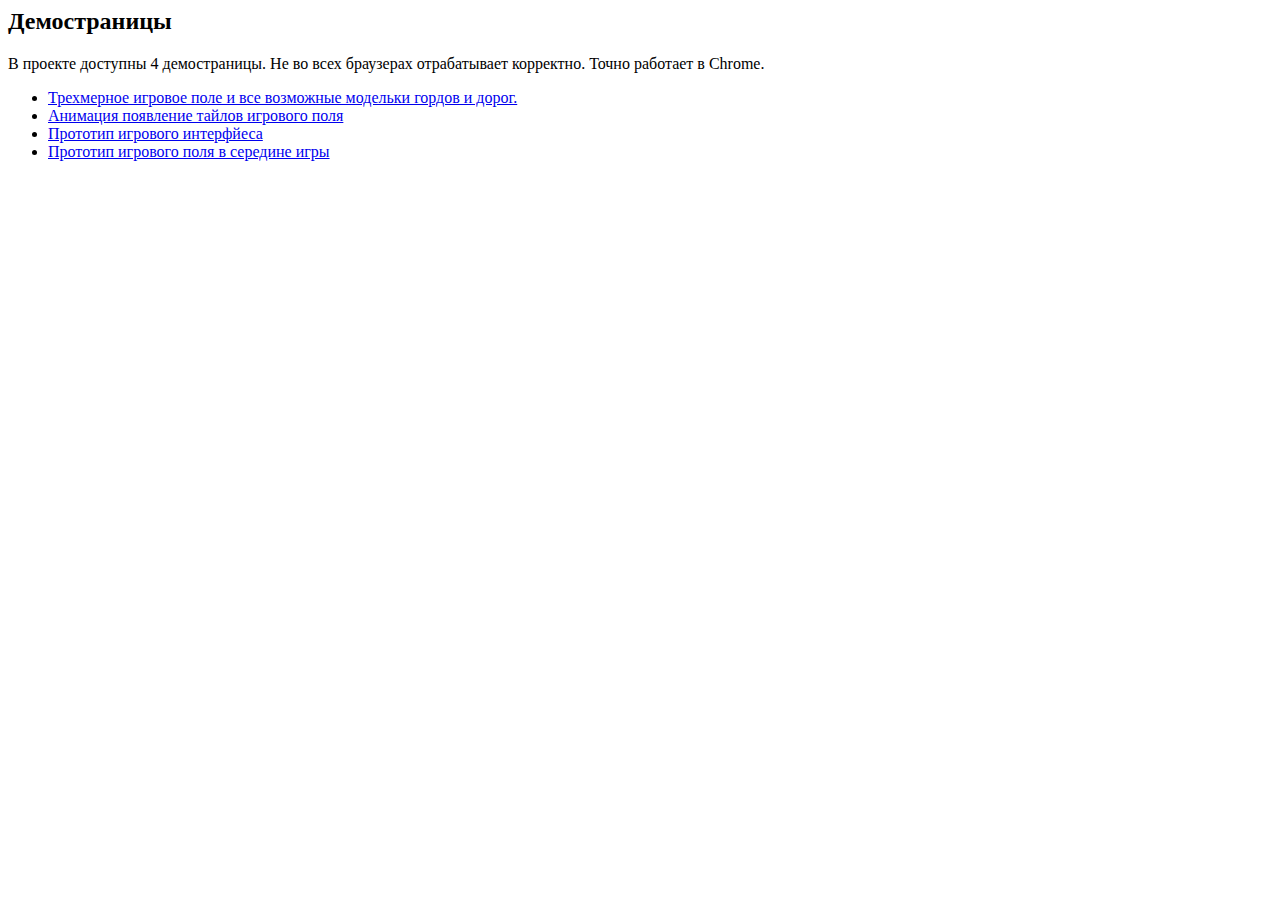
<file: index.html>
<html>
<head>
    <title>Главная страница</title>
    <meta http-equiv="Content-Type" content="text/html; charset=UTF-8">
</head>
<body>
<h2>Демоcтраницы</h2>
<p>В проекте доступны  4 демостраницы. Не во всех браузерах отрабатывает корректно. Точно работает в Chrome.</p>
<ul>
<li><a href="index0.html">Трехмерное игровое поле и все возможные модельки гордов и дорог.</a></li>
<li><a href="index2.html">Анимация появление тайлов игрового поля</a></li>
<li><a href="index3.html">Прототип игрового интерфйеса</a></li>
<li><a href="index4.html">Прототип игрового поля в середине игры</a></li>
</ul>

</body> 
</html>
</file>
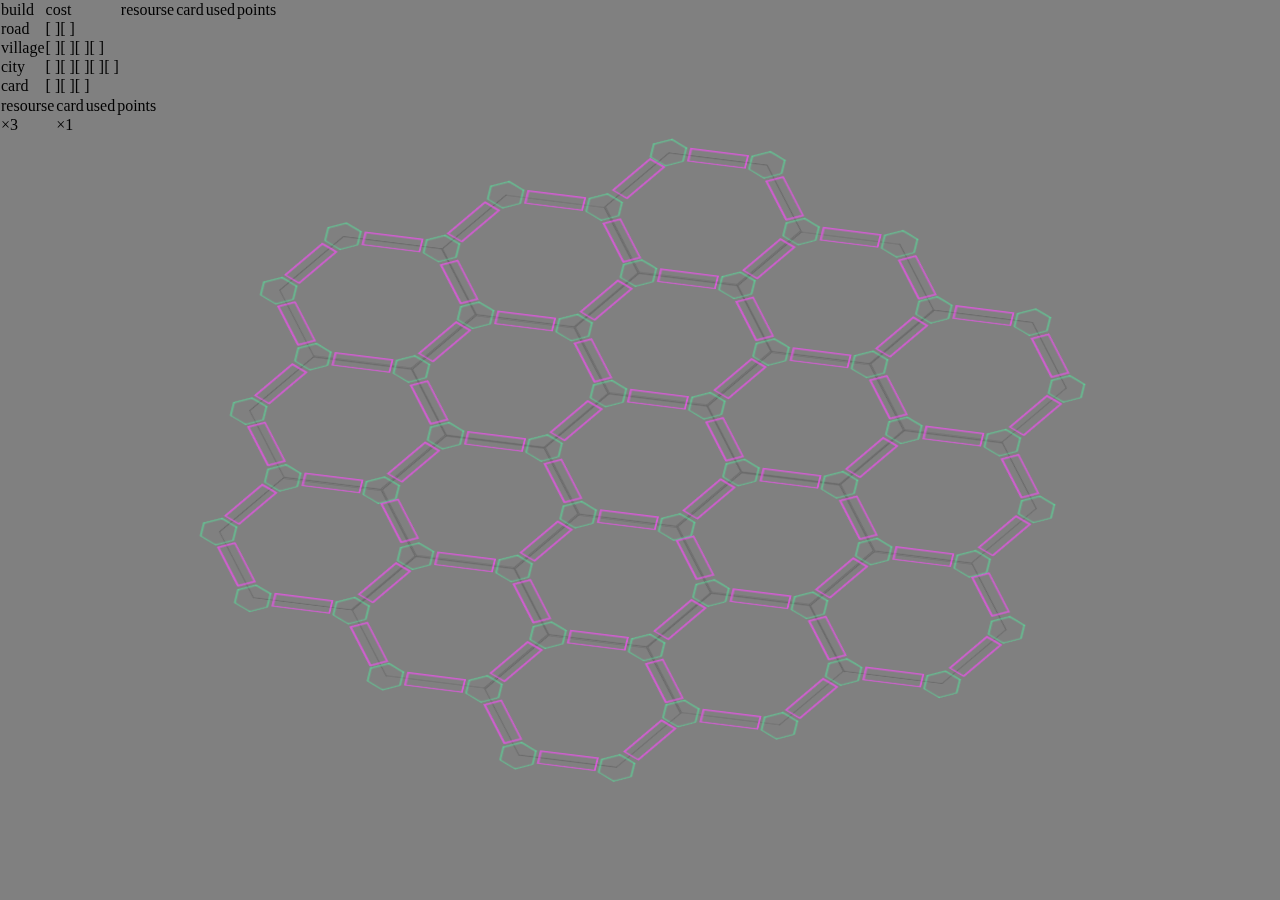
<file: index0.html>
<html>
<head>
    <title></title>
    <meta http-equiv="Content-Type" content="text/html; charset=UTF-8">
    <script src="js/jquery.js"></script>
    <link href="css/main.css" rel="stylesheet" type="text/css">
</head>
<body>
<div class="d3">
<div class="rotate">
<div class="board">


    <div class="hexagon X1 Y3">
        <div class="Hex1"></div>
        <div class="Hex2"></div>
        <div class="Hex3"></div>
    </div>
    <div class="hexagon X1 Y5">
        <div class="Hex1"></div>
        <div class="Hex2"></div>
        <div class="Hex3"></div>
    </div>
    <div class="hexagon X1 Y7">
        <div class="Hex1"></div>
        <div class="Hex2"></div>
        <div class="Hex3"></div>
    </div>

    <div class="hexagon X2 Y2">
        <div class="Hex1"></div>
        <div class="Hex2"></div>
        <div class="Hex3"></div>
    </div>
    <div class="hexagon X2 Y4">
        <div class="Hex1"></div>
        <div class="Hex2"></div>
        <div class="Hex3"></div>
    </div>
    <div class="hexagon X2 Y6">
        <div class="Hex1"></div>
        <div class="Hex2"></div>
        <div class="Hex3"></div>
    </div>
    <div class="hexagon X2 Y8">
        <div class="Hex1"></div>
        <div class="Hex2"></div>
        <div class="Hex3"></div>
    </div>


    <div class="hexagon X3 Y1">
        <div class="Hex1"></div>
        <div class="Hex2"></div>
        <div class="Hex3"></div>
    </div>
    <div class="hexagon X3 Y3">
        <div class="Hex1"></div>
        <div class="Hex2"></div>
        <div class="Hex3"></div>
    </div>
    <div class="hexagon X3 Y5">
        <div class="Hex1"></div>
        <div class="Hex2"></div>
        <div class="Hex3"></div>
    </div>
    <div class="hexagon X3 Y7">
        <div class="Hex1"></div>
        <div class="Hex2"></div>
        <div class="Hex3"></div>
    </div>
    <div class="hexagon X3 Y9">
        <div class="Hex1"></div>
        <div class="Hex2"></div>
        <div class="Hex3"></div>
    </div>



    <div class="hexagon X4 Y2">
        <div class="Hex1"></div>
        <div class="Hex2"></div>
        <div class="Hex3"></div>
    </div>
    <div class="hexagon X4 Y4">
        <div class="Hex1"></div>
        <div class="Hex2"></div>
        <div class="Hex3"></div>
    </div>
    <div class="hexagon X4 Y6">
        <div class="Hex1"></div>
        <div class="Hex2"></div>
        <div class="Hex3"></div>
    </div>
    <div class="hexagon X4 Y8">
        <div class="Hex1"></div>
        <div class="Hex2"></div>
        <div class="Hex3"></div>
    </div>

    <div class="hexagon X5 Y3">
        <div class="Hex1"></div>
        <div class="Hex2"></div>
        <div class="Hex3"></div>
    </div>
    <div class="hexagon X5 Y5">
        <div class="Hex1"></div>
        <div class="Hex2"></div>
        <div class="Hex3"></div>
    </div>
    <div class="hexagon X5 Y7">
        <div class="Hex1"></div>
        <div class="Hex2"></div>
        <div class="Hex3"></div>
    </div>

</div>

<div class="buildings">
    
    <div class="road X5 Y1">
        <div class="roadTop"></div>
        <div class="roadBottom"></div>
    </div>
    <div class="road X6 Y1">
        <div class="roadTop"></div>
        <div class="roadBottom"></div>
    </div>
    <div class="road X7 Y1">
        <div class="roadTop"></div>
        <div class="roadBottom"></div>
    </div>


    <div class="road X3 Y2">
        <div class="roadTop"></div>
        <div class="roadBottom"></div>
    </div>
    <div class="road X4 Y2">
        <div class="roadTop"></div>
        <div class="roadBottom"></div>
    </div>
    <div class="road X5 Y2">
        <div class="roadTop"></div>
        <div class="roadBottom"></div>
    </div>

    <div class="road X7 Y2">
        <div class="roadTop"></div>
        <div class="roadBottom"></div>
    </div>
    <div class="road X8 Y2">
        <div class="roadTop"></div>
        <div class="roadBottom"></div>
    </div>
    <div class="road X9 Y2">
        <div class="roadTop"></div>
        <div class="roadBottom"></div>
    </div>


    <div class="road X1 Y3">
        <div class="roadTop"></div>
        <div class="roadBottom"></div>
    </div>
    <div class="road X2 Y3">
        <div class="roadTop"></div>
        <div class="roadBottom"></div>
    </div>
    <div class="road X3 Y3">
        <div class="roadTop"></div>
        <div class="roadBottom"></div>
    </div>

    <div class="road X5 Y3">
        <div class="roadTop"></div>
        <div class="roadBottom"></div>
    </div>
    <div class="road X6 Y3">
        <div class="roadTop"></div>
        <div class="roadBottom"></div>
    </div>
    <div class="road X7 Y3">
        <div class="roadTop"></div>
        <div class="roadBottom"></div>
    </div>

    <div class="road X9 Y3">
        <div class="roadTop"></div>
        <div class="roadBottom"></div>
    </div>
    <div class="road X10 Y3">
        <div class="roadTop"></div>
        <div class="roadBottom"></div>
    </div>
    <div class="road X11 Y3">
        <div class="roadTop"></div>
        <div class="roadBottom"></div>
    </div>


    <div class="road X1 Y4">
        <div class="roadTop"></div>
        <div class="roadBottom"></div>
    </div>

    <div class="road X3 Y4">
        <div class="roadTop"></div>
        <div class="roadBottom"></div>
    </div>
    <div class="road X4 Y4">
        <div class="roadTop"></div>
        <div class="roadBottom"></div>
    </div>
    <div class="road X5 Y4">
        <div class="roadTop"></div>
        <div class="roadBottom"></div>
    </div>

    <div class="road X7 Y4">
        <div class="roadTop"></div>
        <div class="roadBottom"></div>
    </div>
    <div class="road X8 Y4">
        <div class="roadTop"></div>
        <div class="roadBottom"></div>
    </div>
    <div class="road X9 Y4">
        <div class="roadTop"></div>
        <div class="roadBottom"></div>
    </div>

    <div class="road X11 Y4">
        <div class="roadTop"></div>
        <div class="roadBottom"></div>
    </div>


    <div class="road X1 Y5">
        <div class="roadTop"></div>
        <div class="roadBottom"></div>
    </div>
    <div class="road X2 Y5">
        <div class="roadTop"></div>
        <div class="roadBottom"></div>
    </div>
    <div class="road X3 Y5">
        <div class="roadTop"></div>
        <div class="roadBottom"></div>
    </div>

    <div class="road X5 Y5">
        <div class="roadTop"></div>
        <div class="roadBottom"></div>
    </div>
    <div class="road X6 Y5">
        <div class="roadTop"></div>
        <div class="roadBottom"></div>
    </div>
    <div class="road X7 Y5">
        <div class="roadTop"></div>
        <div class="roadBottom"></div>
    </div>

    <div class="road X9 Y5">
        <div class="roadTop"></div>
        <div class="roadBottom"></div>
    </div>
    <div class="road X10 Y5">
        <div class="roadTop"></div>
        <div class="roadBottom"></div>
    </div>
    <div class="road X11 Y5">
        <div class="roadTop"></div>
        <div class="roadBottom"></div>
    </div>


    <div class="road X1 Y6">
        <div class="roadTop"></div>
        <div class="roadBottom"></div>
    </div>

    <div class="road X3 Y6">
        <div class="roadTop"></div>
        <div class="roadBottom"></div>
    </div>
    <div class="road X4 Y6">
        <div class="roadTop"></div>
        <div class="roadBottom"></div>
    </div>
    <div class="road X5 Y6">
        <div class="roadTop"></div>
        <div class="roadBottom"></div>
    </div>

    <div class="road X7 Y6">
        <div class="roadTop"></div>
        <div class="roadBottom"></div>
    </div>
    <div class="road X8 Y6">
        <div class="roadTop"></div>
        <div class="roadBottom"></div>
    </div>
    <div class="road X9 Y6">
        <div class="roadTop"></div>
        <div class="roadBottom"></div>
    </div>

    <div class="road X11 Y6">
        <div class="roadTop"></div>
        <div class="roadBottom"></div>
    </div>



    <div class="road X1 Y7">
        <div class="roadTop"></div>
        <div class="roadBottom"></div>
    </div>
    <div class="road X2 Y7">
        <div class="roadTop"></div>
        <div class="roadBottom"></div>
    </div>
    <div class="road X3 Y7">
        <div class="roadTop"></div>
        <div class="roadBottom"></div>
    </div>

    <div class="road X5 Y7">
        <div class="roadTop"></div>
        <div class="roadBottom"></div>
    </div>
    <div class="road X6 Y7">
        <div class="roadTop"></div>
        <div class="roadBottom"></div>
    </div>
    <div class="road X7 Y7">
        <div class="roadTop"></div>
        <div class="roadBottom"></div>
    </div>

    <div class="road X9 Y7">
        <div class="roadTop"></div>
        <div class="roadBottom"></div>
    </div>
    <div class="road X10 Y7">
        <div class="roadTop"></div>
        <div class="roadBottom"></div>
    </div>
    <div class="road X11 Y7">
        <div class="roadTop"></div>
        <div class="roadBottom"></div>
    </div>



    <div class="road X1 Y8">
        <div class="roadTop"></div>
        <div class="roadBottom"></div>
    </div>

    <div class="road X3 Y8">
        <div class="roadTop"></div>
        <div class="roadBottom"></div>
    </div>
    <div class="road X4 Y8">
        <div class="roadTop"></div>
        <div class="roadBottom"></div>
    </div>
    <div class="road X5 Y8">
        <div class="roadTop"></div>
        <div class="roadBottom"></div>
    </div>

    <div class="road X7 Y8">
        <div class="roadTop"></div>
        <div class="roadBottom"></div>
    </div>
    <div class="road X8 Y8">
        <div class="roadTop"></div>
        <div class="roadBottom"></div>
    </div>
    <div class="road X9 Y8">
        <div class="roadTop"></div>
        <div class="roadBottom"></div>
    </div>

    <div class="road X11 Y8">
        <div class="roadTop"></div>
        <div class="roadBottom"></div>
    </div>



    <div class="road X2 Y9">
        <div class="roadTop"></div>
        <div class="roadBottom"></div>
    </div>
    <div class="road X3 Y9">
        <div class="roadTop"></div>
        <div class="roadBottom"></div>
    </div>

    <div class="road X5 Y9">
        <div class="roadTop"></div>
        <div class="roadBottom"></div>
    </div>
    <div class="road X6 Y9">
        <div class="roadTop"></div>
        <div class="roadBottom"></div>
    </div>
    <div class="road X7 Y9">
        <div class="roadTop"></div>
        <div class="roadBottom"></div>
    </div>

    <div class="road X9 Y9">
        <div class="roadTop"></div>
        <div class="roadBottom"></div>
    </div>
    <div class="road X10 Y9">
        <div class="roadTop"></div>
        <div class="roadBottom"></div>
    </div>





    <div class="road X4 Y10">
        <div class="roadTop"></div>
        <div class="roadBottom"></div>
    </div>
    <div class="road X5 Y10">
        <div class="roadTop"></div>
        <div class="roadBottom"></div>
    </div>

    <div class="road X7 Y10">
        <div class="roadTop"></div>
        <div class="roadBottom"></div>
    </div>
    <div class="road X8 Y10">
        <div class="roadTop"></div>
        <div class="roadBottom"></div>
    </div>


    <div class="road X6 Y11">
        <div class="roadTop"></div>
        <div class="roadBottom"></div>
    </div>





    <div class="village X6 Y1">
        <div class="vil1"></div>
        <div class="vil2"></div>
        <div class="vil3"></div>
    </div>
    <div class="village X7 Y1">
        <div class="vil1"></div>
        <div class="vil2"></div>
        <div class="vil3"></div>
    </div>

    <div class="village X4 Y2">
        <div class="vil1"></div>
        <div class="vil2"></div>
        <div class="vil3"></div>
    </div>
    <div class="village X5 Y2">
        <div class="vil1"></div>
        <div class="vil2"></div>
        <div class="vil3"></div>
    </div>
    <div class="village X8 Y2">
        <div class="vil1"></div>
        <div class="vil2"></div>
        <div class="vil3"></div>
    </div>
    <div class="village X9 Y2">
        <div class="vil1"></div>
        <div class="vil2"></div>
        <div class="vil3"></div>
    </div>



    <div class="village X2 Y3">
        <div class="vil1"></div>
        <div class="vil2"></div>
        <div class="vil3"></div>
    </div>
    <div class="village X3 Y3">
        <div class="vil1"></div>
        <div class="vil2"></div>
        <div class="vil3"></div>
    </div>
    <div class="village X6 Y3">
        <div class="vil1"></div>
        <div class="vil2"></div>
        <div class="vil3"></div>
    </div>
    <div class="village X7 Y3">
        <div class="vil1"></div>
        <div class="vil2"></div>
        <div class="vil3"></div>
    </div>
    <div class="village X10 Y3">
        <div class="vil1"></div>
        <div class="vil2"></div>
        <div class="vil3"></div>
    </div>
    <div class="village X11 Y3">
        <div class="vil1"></div>
        <div class="vil2"></div>
        <div class="vil3"></div>
    </div>



    <div class="village X1 Y4">
        <div class="vil1"></div>
        <div class="vil2"></div>
        <div class="vil3"></div>
    </div>
    <div class="village X4 Y4">
        <div class="vil1"></div>
        <div class="vil2"></div>
        <div class="vil3"></div>
    </div>
    <div class="village X5 Y4">
        <div class="vil1"></div>
        <div class="vil2"></div>
        <div class="vil3"></div>
    </div>
    <div class="village X8 Y4">
        <div class="vil1"></div>
        <div class="vil2"></div>
        <div class="vil3"></div>
    </div>
    <div class="village X9 Y4">
        <div class="vil1"></div>
        <div class="vil2"></div>
        <div class="vil3"></div>
    </div>
    <div class="village X12 Y4">
        <div class="vil1"></div>
        <div class="vil2"></div>
        <div class="vil3"></div>
    </div>




    <div class="village X2 Y5">
        <div class="vil1"></div>
        <div class="vil2"></div>
        <div class="vil3"></div>
    </div>
    <div class="village X3 Y5">
        <div class="vil1"></div>
        <div class="vil2"></div>
        <div class="vil3"></div>
    </div>
    <div class="village X6 Y5">
        <div class="vil1"></div>
        <div class="vil2"></div>
        <div class="vil3"></div>
    </div>
    <div class="village X7 Y5">
        <div class="vil1"></div>
        <div class="vil2"></div>
        <div class="vil3"></div>
    </div>
    <div class="village X10 Y5">
        <div class="vil1"></div>
        <div class="vil2"></div>
        <div class="vil3"></div>
    </div>
    <div class="village X11 Y5">
        <div class="vil1"></div>
        <div class="vil2"></div>
        <div class="vil3"></div>
    </div>


    <div class="village X1 Y6">
        <div class="vil1"></div>
        <div class="vil2"></div>
        <div class="vil3"></div>
    </div>
    <div class="village X4 Y6">
        <div class="vil1"></div>
        <div class="vil2"></div>
        <div class="vil3"></div>
    </div>
    <div class="village X5 Y6">
        <div class="vil1"></div>
        <div class="vil2"></div>
        <div class="vil3"></div>
    </div>
    <div class="village X8 Y6">
        <div class="vil1"></div>
        <div class="vil2"></div>
        <div class="vil3"></div>
    </div>
    <div class="village X9 Y6">
        <div class="vil1"></div>
        <div class="vil2"></div>
        <div class="vil3"></div>
    </div>
    <div class="village X12 Y6">
        <div class="vil1"></div>
        <div class="vil2"></div>
        <div class="vil3"></div>
    </div>


    <div class="village X2 Y7">
        <div class="vil1"></div>
        <div class="vil2"></div>
        <div class="vil3"></div>
    </div>
    <div class="village X3 Y7">
        <div class="vil1"></div>
        <div class="vil2"></div>
        <div class="vil3"></div>
    </div>
    <div class="village X6 Y7">
        <div class="vil1"></div>
        <div class="vil2"></div>
        <div class="vil3"></div>
    </div>
    <div class="village X7 Y7">
        <div class="vil1"></div>
        <div class="vil2"></div>
        <div class="vil3"></div>
    </div>
    <div class="village X10 Y7">
        <div class="vil1"></div>
        <div class="vil2"></div>
        <div class="vil3"></div>
    </div>
    <div class="village X11 Y7">
        <div class="vil1"></div>
        <div class="vil2"></div>
        <div class="vil3"></div>
    </div>


    <div class="village X1 Y8">
        <div class="vil1"></div>
        <div class="vil2"></div>
        <div class="vil3"></div>
    </div>
    <div class="village X4 Y8">
        <div class="vil1"></div>
        <div class="vil2"></div>
        <div class="vil3"></div>
    </div>
    <div class="village X5 Y8">
        <div class="vil1"></div>
        <div class="vil2"></div>
        <div class="vil3"></div>
    </div>
    <div class="village X8 Y8">
        <div class="vil1"></div>
        <div class="vil2"></div>
        <div class="vil3"></div>
    </div>
    <div class="village X9 Y8">
        <div class="vil1"></div>
        <div class="vil2"></div>
        <div class="vil3"></div>
    </div>
    <div class="village X12 Y8">
        <div class="vil1"></div>
        <div class="vil2"></div>
        <div class="vil3"></div>
    </div>


    <div class="village X2 Y9">
        <div class="vil1"></div>
        <div class="vil2"></div>
        <div class="vil3"></div>
    </div>
    <div class="village X3 Y9">
        <div class="vil1"></div>
        <div class="vil2"></div>
        <div class="vil3"></div>
    </div>
    <div class="village X6 Y9">
        <div class="vil1"></div>
        <div class="vil2"></div>
        <div class="vil3"></div>
    </div>
    <div class="village X7 Y9 city">
        <div class="vil1"></div>
        <div class="vil2"></div>
        <div class="vil3"></div>
    </div>
    <div class="village X10 Y9">
        <div class="vil1"></div>
        <div class="vil2"></div>
        <div class="vil3"></div>
    </div>
    <div class="village X11 Y9">
        <div class="vil1"></div>
        <div class="vil2"></div>
        <div class="vil3"></div>
    </div>




    <div class="village X4 Y10">
        <div class="vil1"></div>
        <div class="vil2"></div>
        <div class="vil3"></div>
    </div>
    <div class="village X5 Y10">
        <div class="vil1"></div>
        <div class="vil2"></div>
        <div class="vil3"></div>
    </div>
    <div class="village X8 Y10">
        <div class="vil1"></div>
        <div class="vil2"></div>
        <div class="vil3"></div>
    </div>
    <div class="village X9 Y10">
        <div class="vil1"></div>
        <div class="vil2"></div>
        <div class="vil3"></div>
    </div>



    <div class="village X6 Y11">
        <div class="vil1"></div>
        <div class="vil2"></div>
        <div class="vil3"></div>
    </div>
    <div class="village X7 Y11">
        <div class="vil1"></div>
        <div class="vil2"></div>
        <div class="vil3"></div>
    </div>
    
</div>
</div>
</div>
<div class="interface your">
  <div class="player you">
    <table cellpadding="0" cellspacing="1px">
        <tr>
          <td>build</td>
          <td>cost</td>
          <td> </td>
          <td>resourse</td>
          <td> </td>
          <td>card</td>
          <td> </td>
          <td>used</td>
          <td> </td>
          <td>points</td>
        </tr>
        <tr>
          <td>road</td>
          <td>[ ][ ]</td>
          <td rowspan="4"></td>
          <td rowspan="4">
            <div class="recourse r1"></div>
            <div class="recourse r2"></div>
            <div class="recourse r3"></div>
            <div class="recourse r4"></div>
            <div class="recourse r5"></div>
          </td>
          <td rowspan="4"></td>
          <td rowspan="4"></td>
          <td rowspan="4"></td>
          <td rowspan="4"></td>
          <td rowspan="4"></td>
          <td rowspan="4"></td>
        </tr>
        <tr>
          <td>village</td>
          <td>[ ][ ][ ][ ]</td>
        </tr>
        <tr>
          <td>city</td>
          <td>[ ][ ][ ][ ][ ]</td>
        </tr>
        <tr>
          <td>card</td>
          <td>[ ][ ][ ]</td>
        </tr>
    </table>
  </div>
</div>

<div class="interface opps">
  <div class="player opp">
    <table cellpadding="0" cellspacing="1px">
        <tr>
          <td>resourse</td>
          <td> </td>
          <td>card</td>
          <td> </td>
          <td>used</td>
          <td> </td>
          <td>points</td>
        </tr>
        <tr>
          <td rowspan="4">
            <div class="recourse r1">&times;3</div>
          </td>
          <td rowspan="4"></td>
          <td rowspan="4">
            <div class="recourse r2">&times;1</div>
          </td>
          <td rowspan="4"></td>
          <td rowspan="4"></td>
        </tr>
        <tr>
        </tr>
        <tr>
        </tr>
        <tr>
        </tr>
    </table>
  </div>
</div>

</body> 
</html>
</file>
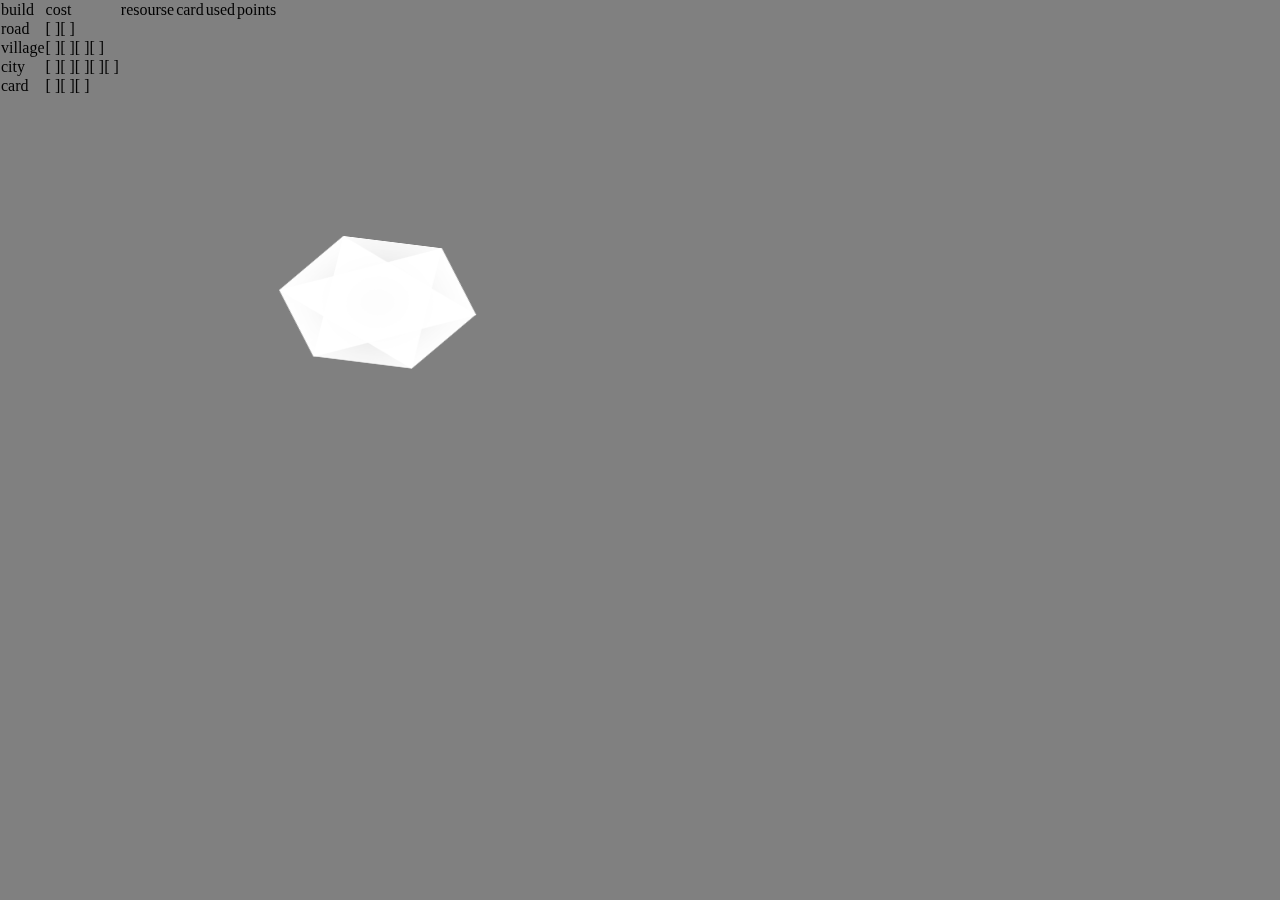
<file: index2.html>
<html>
<head>
    <title></title>
    <meta http-equiv="Content-Type" content="text/html; charset=UTF-8">
    <link href="css/main.css" rel="stylesheet" type="text/css">
    <script src="js2/jquery.js"></script>
</head>
<body>

<div class="d3">
<div class="rotate">

<div class="board" id="board">
</div>

<div class="buildings" id="buildings">
</div>

</div>
</div>


<div class="interface your">
  <div class="player you">
    <table cellpadding="0" cellspacing="1px">
        <tr>
          <td>build</td>
          <td>cost</td>
          <td> </td>
          <td>resourse</td>
          <td> </td>
          <td>card</td>
          <td> </td>
          <td>used</td>
          <td> </td>
          <td>points</td>
        </tr>
        <tr>
          <td onclick="Action.build.road();">road</td>
          <td>[ ][ ]</td>
          <td rowspan="4"></td>
          <td rowspan="4">
            <div class="recourse r1"></div>
            <div class="recourse r2"></div>
            <div class="recourse r3"></div>
            <div class="recourse r4"></div>
            <div class="recourse r5"></div>
          </td>
          <td rowspan="4"></td>
          <td rowspan="4"></td>
          <td rowspan="4"></td>
          <td rowspan="4"></td>
          <td rowspan="4"></td>
          <td rowspan="4"></td>
        </tr>
        <tr>
          <td  onclick="Action.build.village();">village</td>
          <td>[ ][ ][ ][ ]</td>
        </tr>
        <tr>
          <td  onclick="Action.build.city();">city</td>
          <td>[ ][ ][ ][ ][ ]</td>
        </tr>
        <tr>
          <td  onclick="Action.build.card();">card</td>
          <td>[ ][ ][ ]</td>
        </tr>
    </table>
  </div>
</div>


    <script src="js2/Action.js"></script>
    <script src="js2/Board.js"></script>
    <script src="js2/Hexagon.js"></script>
    <script src="js2/Village.js"></script>
    <script src="js2/Road.js"></script>
    <script src="js2/Player.js"></script>
    <script >
    var hexX1Y1 = new Hexagon({x:3,y:5});
    hexX1Y1.createHTML();
    var args = {
        hexes: [{
            x: 1,
            y: 3
        }, {
            x: 1,
            y: 5
        }, {
            x: 1,
            y: 7
        }, {
            x: 2,
            y: 2
        }, {
            x: 2,
            y: 4
        }, {
            x: 2,
            y: 6
        }, {
            x: 2,
            y: 8
        }, {
            x: 3,
            y: 1
        }, {
            x: 3,
            y: 3
        }, {
            x: 3,
            y: 5
        }, {
            x: 3,
            y: 7
        }, {
            x: 3,
            y: 9
        }, {
            x: 4,
            y: 2
        }, {
            x: 4,
            y: 4
        }, {
            x: 4,
            y: 6
        }, {
            x: 4,
            y: 8
        }, {
            x: 5,
            y: 3
        }, {
            x: 5,
            y: 5
        }, {
            x: 5,
            y: 7
        }],
        villages: [{
            x: 3,
            y: 3,
            color: 'red'
        }, {
            x: 5,
            y: 4,
            color: 'red'
        }],
        roads: [{
            x: 3,
            y: 3,
            color: 'blue'
        }, {
            x: 5,
            y: 4,
            color: 'green'
        }]
    }
    var board = new Board(args);
    board.createHTML();
    board.createTiles();
    // board.createVillages();
    // board.createRoads();
    </script>


</body>
</html>
</file>
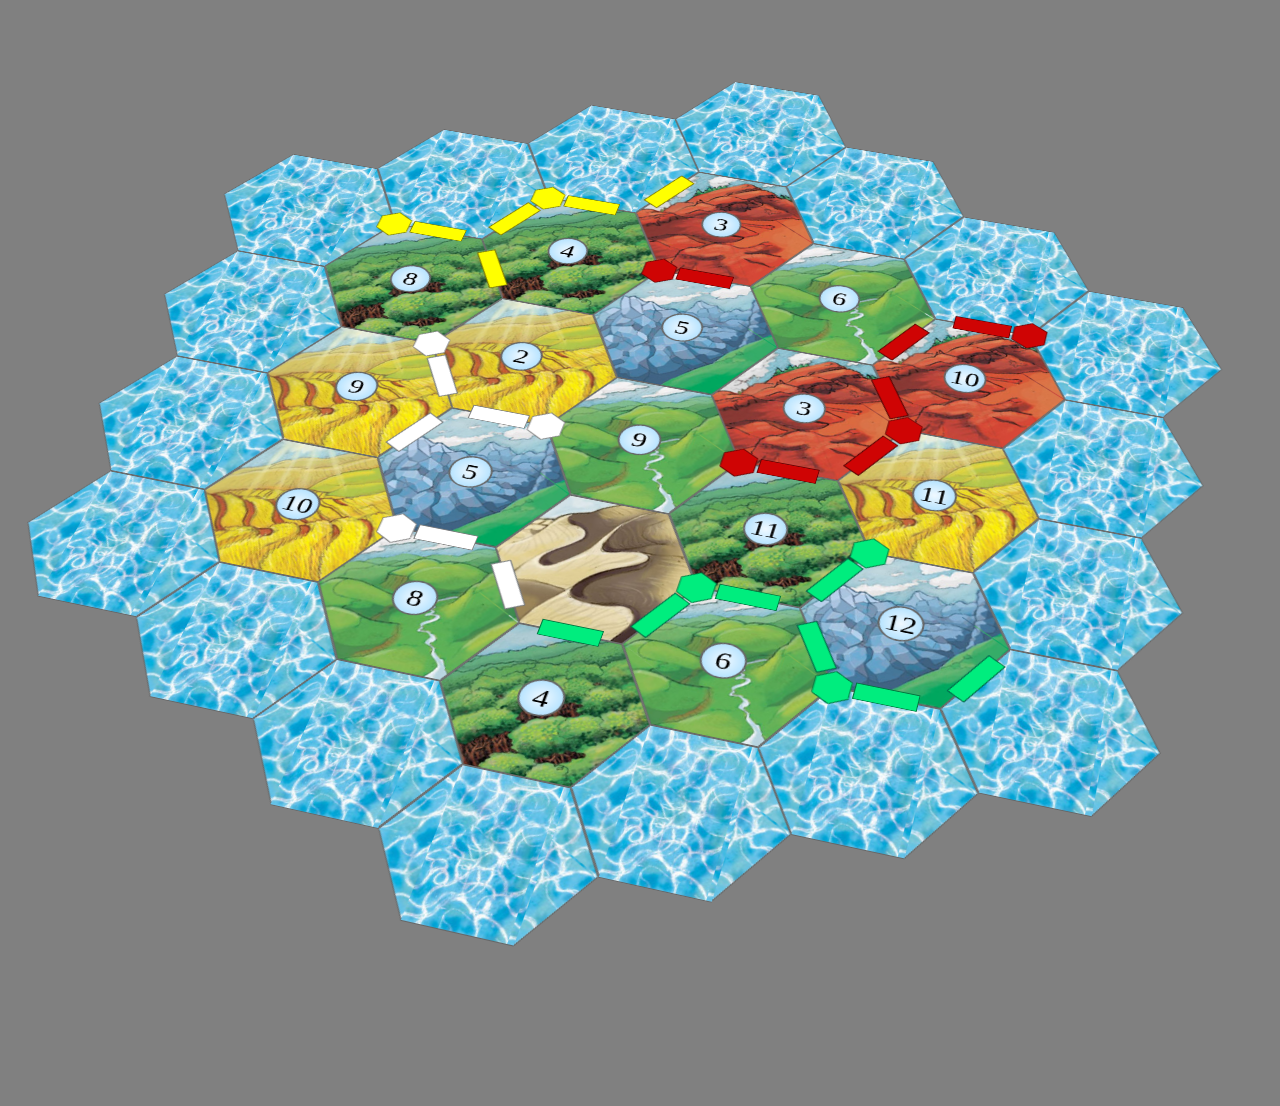
<file: index4.html>
<html>
<head>
    <title></title>
    <meta http-equiv="Content-Type" content="text/html; charset=UTF-8">
    <script src="js/jquery.js"></script>
    <link href="css/village.css" rel="stylesheet" type="text/css">
    <link href="css/road.css" rel="stylesheet" type="text/css">
    <link href="css/port.css" rel="stylesheet" type="text/css">
    <link href="css/interface.css" rel="stylesheet" type="text/css">
</head>
<body>


<style type="text/css">
body {
  background-color: grey;

  -webkit-transform: perspective(2600px) rotateX(45deg)  rotateZ(15deg);
-moz-transform: perspective(2600px) rotateX(45deg)  rotateZ(15deg);
-ms-transform: perspective(2600px) rotateX(45deg)  rotateZ(15deg);
-o-transform: perspective(2600px) rotateX(45deg)  rotateZ(15deg);
transform: perspective(2600px) rotateX(45deg)  rotateZ(15deg);

    -webkit-transform-style: preserve-3d;
}
.board {
  /*background-color: rgba(125,250,250,0.5);*/
  height: 866.025403785px;
  width: 800px;
  margin-right: auto;
  margin-left: auto;
  position: absolute;
  left: calc(50% - 400px);
  /*background-color: rgba(125,250,125,0.5);
  z-index: 10;*/
    -webkit-transform-style: preserve-3d;
}


.hexagon {
  width: 200px;
  height: 173.205080757px;
  position: absolute;
    font-size: 40px;
    color: #FFF;
    line-height: 200px;
    font-weight: bold;

}
.ocean .Hex1 {background-image: url('pics/ocean3.jpg');}
.ocean .Hex2 {background-image: url('pics/ocean2.jpg');}
.ocean .Hex3 {background-image: url('pics/ocean1.jpg');}

.dessert .Hex1 {background-image: url('pics/dessert1.jpg');}
.dessert .Hex2 {background-image: url('pics/dessert3.jpg');}
.dessert .Hex3 {background-image: url('pics/dessert2.jpg');}


.valley .Hex1 {background-image: url('pics/valley1.jpg');}
.valley .Hex2 {background-image: url('pics/valley3.jpg');}
.valley .Hex3 {background-image: url('pics/valley2.jpg');}

.hill .Hex1 {background-image: url('pics/hill1.jpg');}
.hill .Hex2 {background-image: url('pics/hill3.jpg');}
.hill .Hex3 {background-image: url('pics/hill2.jpg');}

.mountain .Hex1 {background-image: url('pics/mountain1.jpg');}
.mountain .Hex2 {background-image: url('pics/mountain3.jpg');}
.mountain .Hex3 {background-image: url('pics/mountain2.jpg');}

.forest .Hex1 {background-image: url('pics/forest1.jpg');}
.forest .Hex2 {background-image: url('pics/forest3.jpg');}
.forest .Hex3 {background-image: url('pics/forest2.jpg');}

.plain .Hex1 {background-image: url('pics/plain1.jpg');}
.plain .Hex2 {background-image: url('pics/plain3.jpg');}
.plain .Hex3 {background-image: url('pics/plain2.jpg');}


.hex1 {
  margin-right: auto;
  margin-left: auto;
  transform: rotate(60deg);
    /*background-image: url('../pics/sword12.png');*/
  
}
.hex2 {
  margin-top: -86.602540378%;
  margin-right: auto;
  margin-left: auto;
  transform: rotate(-60deg);
    /*background-image: url('../pics/sword13.png');*/
}
.hex3 {
  margin-top: -86.602540378%;
  margin-right: auto;
  margin-left: auto;
  transform: rotate(0deg);
    /*background-image: url('../pics/sword11.png');*/
}
.hex1, .hex2, .hex3 {
  width: 50%;
  height: 100%;
  /*background-color: rgba(125,250,125,0.3);*/
  /*border-top: 1px solid  rgba(125,250,125,0.3);*/
  -webkit-box-shadow:inset 0 1px 0 0 #666, inset 0 -1px 0 0 #666;
  box-shadow:inset 0 1px 0 0 #666, inset 0 -1px 0 0 #666;
    -webkit-transform-style: preserve-3d;
    background-size: contain;
}


.hex1:before, 
.hex2:before, 
.hex3:before  {
  content: "";
  position: absolute;
  width: 100%;
  height: 5%;
  /*background-color: rgba(125,250,125,1);*/
    -webkit-transform:rotate3d(1,0,0,-90deg);
    -webkit-transform-origin: 0% 0%;

  -webkit-box-shadow:inset 0 0 0 1px #666;
  box-shadow:inset 0 0 0 1px #666;
  background: inherit;
}

.hex1:after,
.hex2:after,
.hex3:after {
  background: inherit;
  content: "";
  position: absolute;
  bottom: 0;
  width: 100%;
  height: 10px;
    -webkit-transform:rotate3d(1,0,0,90deg);
    -webkit-transform-origin: 0% 100%;

  -webkit-box-shadow:inset 0 0 0 1px #666;
  box-shadow:inset 0 0 0 1px #666;
}

.hexagon.Y-1 {
  top: -173.205080757px;
}
.hexagon.Y0 {
  top: -86.6025403785px;
}
.hexagon.Y1 {
  top: 0px;
}
.hexagon.Y2 {
  top: 86.6025403785px;
}
.hexagon.Y3 {
  top: 173.205080757px;
}
.hexagon.Y4 {
  top: 259.807621135px;
}
.hexagon.Y5 {
  top: 346.410161514px;
}
.hexagon.Y6 {
  top: 433.012701892px;
}
.hexagon.Y7 {
  top: 519.615242271px;
}
.hexagon.Y8 {
  top: 606.21778265px;
}
.hexagon.Y9 {
  top: 692.820323028px;
}
.hexagon.Y10 {
  top: 779.422863406px;
}
.hexagon.Y11 {
  top: 866.025403785px;
}

.hexagon.X0 {
  left: -150px;
}
.hexagon.X1 {
  left: 0px;
}
.hexagon.X2 {
  left: 150px;
}
.hexagon.X3 {
  left: 300px;
}
.hexagon.X4 {
  left: 450px;
}
.hexagon.X5 {
  left: 600px;
}
.hexagon.X6 {
  left: 750px;
}



.buildings {
  height: 866.025403785px;
  width: 800px;
  margin-right: auto;
  margin-left: auto;
  position: absolute;
  z-index: 100;
  /*background-color: rgba(125,125,250,0.5);*/
  left: calc(50% - 400px);
    -webkit-transform: translate3d(0,0,1px) ;
    -webkit-transform-style: preserve-3d;
}

.number {
  background: #f0f9ff; /* Old browsers */
background: -moz-radial-gradient(center, ellipse cover, #f0f9ff 0%, #cbebff 47%, #a1dbff 100%); /* FF3.6+ */
background: -webkit-gradient(radial, center center, 0px, center center, 100%, color-stop(0%,#f0f9ff), color-stop(47%,#cbebff), color-stop(100%,#a1dbff)); /* Chrome,Safari4+ */
background: -webkit-radial-gradient(center, ellipse cover, #f0f9ff 0%,#cbebff 47%,#a1dbff 100%); /* Chrome10+,Safari5.1+ */
background: -o-radial-gradient(center, ellipse cover, #f0f9ff 0%,#cbebff 47%,#a1dbff 100%); /* Opera 12+ */
background: -ms-radial-gradient(center, ellipse cover, #f0f9ff 0%,#cbebff 47%,#a1dbff 100%); /* IE10+ */
background: radial-gradient(ellipse at center, #f0f9ff 0%,#cbebff 47%,#a1dbff 100%); /* W3C */
filter: progid:DXImageTransform.Microsoft.gradient( startColorstr='#f0f9ff', endColorstr='#a1dbff',GradientType=1 ); /* IE6-9 fallback on horizontal gradient */

  width: 40px;
  height: 40px;
  line-height: 40px;
  text-align: center;
  font-size: 30px;
  -webkit-border-radius: 50%;
  border-radius: 50%;
  border: 2px solid #666;

  position: absolute;;
}



.number.Y1 {
  top: 60.6025403785px;
}
.number.Y2 {
  top: 147.205080757px;
}
.number.Y3 {
  top: 233.807621135px;
}
.number.Y4 {
  top: 320.410161514px;
}
.number.Y5 {
  top: 407.012701892px;
}
.number.Y6 {
  top: 493.615242271px;
}
.number.Y7 {
  top: 580.21778265px;
}
.number.Y8 {
  top: 666.820323028px;
}
.number.Y9 {
  top: 753.422863406px;
}
.number.Y10 {
  top: 840.025403785px;
}


.number.X1 {
  left: 74px;
}
.number.X2 {
  left: 224px;
}
.number.X3 {
  left: 374px;
}
.number.X4 {
  left: 524px;
}
.number.X5 {
  left: 674px;
}
.number.X6 {
  left: 824px;
}

.port {
  background: none;
}

</style>

<div class="board">


    <div class="hexagon X0 Y2 ocean">
        <div class="Hex1"></div>
        <div class="Hex2"></div>
        <div class="Hex3"></div>
    </div>
    <div class="hexagon X0 Y4 ocean">
        <div class="Hex1"></div>
        <div class="Hex2"></div>
        <div class="Hex3"></div>
    </div>
    <div class="hexagon X0 Y6 ocean">
        <div class="Hex1"></div>
        <div class="Hex2"></div>
        <div class="Hex3"></div>
    </div>
    <div class="hexagon X0 Y8 ocean">
        <div class="Hex1"></div>
        <div class="Hex2"></div>
        <div class="Hex3"></div>
    </div>

    
    <div class="hexagon X1 Y1 ocean">
        <div class="Hex1"></div>
        <div class="Hex2"></div>
        <div class="Hex3"></div>
    </div>
    <div class="hexagon X1 Y3 forest">
        <div class="Hex1"></div>
        <div class="Hex2"></div>
        <div class="Hex3"></div>
    </div>
    <div class="hexagon X1 Y5 plain">
        <div class="Hex1"></div>
        <div class="Hex2"></div>
        <div class="Hex3"></div>
    </div>
    <div class="hexagon X1 Y7 plain">
        <div class="Hex1"></div>
        <div class="Hex2"></div>
        <div class="Hex3"></div>
    </div>
    <div class="hexagon X1 Y9 ocean">
        <div class="Hex1"></div>
        <div class="Hex2"></div>
        <div class="Hex3"></div>
    </div>


    <div class="hexagon X2 Y0 ocean">
        <div class="Hex1"></div>
        <div class="Hex2"></div>
        <div class="Hex3"></div>
    </div>
    <div class="hexagon X2 Y2 forest">
        <div class="Hex1"></div>
        <div class="Hex2"></div>
        <div class="Hex3"></div>
    </div>
    <div class="hexagon X2 Y4 plain">
        <div class="Hex1"></div>
        <div class="Hex2"></div>
        <div class="Hex3"></div>
    </div>
    <div class="hexagon X2 Y6 mountain">
        <div class="Hex1"></div>
        <div class="Hex2"></div>
        <div class="Hex3"></div>
    </div>
    <div class="hexagon X2 Y8 valley">
        <div class="Hex1"></div>
        <div class="Hex2"></div>
        <div class="Hex3"></div>
    </div>
    <div class="hexagon X2 Y10 ocean">
        <div class="Hex1"></div>
        <div class="Hex2"></div>
        <div class="Hex3"></div>
    </div>

    <div class="hexagon X3 Y-1 ocean">
        <div class="Hex1"></div>
        <div class="Hex2"></div>
        <div class="Hex3"></div>
    </div>
    <div class="hexagon X3 Y1 hill">
        <div class="Hex1"></div>
        <div class="Hex2"></div>
        <div class="Hex3"></div>
    </div>
    <div class="hexagon X3 Y3 mountain">
        <div class="Hex1"></div>
        <div class="Hex2"></div>
        <div class="Hex3"></div>
    </div>
    <div class="hexagon X3 Y5 valley">
        <div class="Hex1"></div>
        <div class="Hex2"></div>
        <div class="Hex3"></div>
    </div>
    <div class="hexagon X3 Y7 dessert">
        <div class="Hex1"></div>
        <div class="Hex2"></div>
        <div class="Hex3"></div>
    </div>
    <div class="hexagon X3 Y9 forest">
        <div class="Hex1"></div>
        <div class="Hex2"></div>
        <div class="Hex3"></div>
    </div>
    <div class="hexagon X3 Y11 ocean">
        <div class="Hex1"></div>
        <div class="Hex2"></div>
        <div class="Hex3"></div>
    </div>



    <div class="hexagon X4 Y0 ocean">
        <div class="Hex1"></div>
        <div class="Hex2"></div>
        <div class="Hex3"></div>
    </div>
    <div class="hexagon X4 Y2 valley">
        <div class="Hex1"></div>
        <div class="Hex2"></div>
        <div class="Hex3"></div>
    </div>
    <div class="hexagon X4 Y4 hill">
        <div class="Hex1"></div>
        <div class="Hex2"></div>
        <div class="Hex3"></div>
    </div>
    <div class="hexagon X4 Y6 forest">
        <div class="Hex1"></div>
        <div class="Hex2"></div>
        <div class="Hex3"></div>
    </div>
    <div class="hexagon X4 Y8 valley">
        <div class="Hex1"></div>
        <div class="Hex2"></div>
        <div class="Hex3"></div>
    </div>
    <div class="hexagon X4 Y10 ocean">
        <div class="Hex1"></div>
        <div class="Hex2"></div>
        <div class="Hex3"></div>
    </div>

    <div class="hexagon X5 Y1 ocean">
        <div class="Hex1"></div>
        <div class="Hex2"></div>
        <div class="Hex3"></div>
    </div>
    <div class="hexagon X5 Y3 hill">
        <div class="Hex1"></div>
        <div class="Hex2"></div>
        <div class="Hex3"></div>
    </div>
    <div class="hexagon X5 Y5 plain">
        <div class="Hex1"></div>
        <div class="Hex2"></div>
        <div class="Hex3"></div>
    </div>
    <div class="hexagon X5 Y7 mountain">
        <div class="Hex1"></div>
        <div class="Hex2"></div>
        <div class="Hex3"></div>
    </div>
    <div class="hexagon X5 Y9 ocean">
        <div class="Hex1"></div>
        <div class="Hex2"></div>
        <div class="Hex3"></div>
    </div>


    <div class="hexagon X6 Y2 ocean">
        <div class="Hex1"></div>
        <div class="Hex2"></div>
        <div class="Hex3"></div>
    </div>
    <div class="hexagon X6 Y4 ocean">
        <div class="Hex1"></div>
        <div class="Hex2"></div>
        <div class="Hex3"></div>
    </div>
    <div class="hexagon X6 Y6 ocean">
        <div class="Hex1"></div>
        <div class="Hex2"></div>
        <div class="Hex3"></div>
    </div>
    <div class="hexagon X6 Y8 ocean">
        <div class="Hex1"></div>
        <div class="Hex2"></div>
        <div class="Hex3"></div>
    </div>
</div>

<div class="buildings">
    
    <div class="road X5 Y1 orange">
        <div class="roadTop"></div>
        <div class="roadBottom"></div>
    </div>
    <!-- <div class="road X6 Y1">
        <div class="roadTop"></div>
        <div class="roadBottom"></div>
    </div>
    <div class="road X7 Y1">
        <div class="roadTop"></div>
        <div class="roadBottom"></div>
    </div> -->


    <div class="road X3 Y2 orange">
        <div class="roadTop"></div>
        <div class="roadBottom"></div>
    </div>
    <div class="road X4 Y2 orange">
        <div class="roadTop"></div>
        <div class="roadBottom"></div>
    </div>
    <!-- <div class="road X5 Y2">
        <div class="roadTop"></div>
        <div class="roadBottom"></div>
    </div>

    <div class="road X7 Y2">
        <div class="roadTop"></div>
        <div class="roadBottom"></div>
    </div>
    <div class="road X8 Y2">
        <div class="roadTop"></div>
        <div class="roadBottom"></div>
    </div>
    <div class="road X9 Y2">
        <div class="roadTop"></div>
        <div class="roadBottom"></div>
    </div>


    <div class="road X1 Y3">
        <div class="roadTop"></div>
        <div class="roadBottom"></div>
    </div> -->
    <div class="road X2 Y3 orange">
        <div class="roadTop"></div>
        <div class="roadBottom"></div>
    </div>
    <div class="road X3 Y3 orange">
        <div class="roadTop"></div>
        <div class="roadBottom"></div>
    </div>

    <!-- <div class="road X5 Y3">
        <div class="roadTop"></div>
        <div class="roadBottom"></div>
    </div> -->
    <div class="road X6 Y3 red">
        <div class="roadTop"></div>
        <div class="roadBottom"></div>
    </div>
    <!-- <div class="road X7 Y3">
        <div class="roadTop"></div>
        <div class="roadBottom"></div>
    </div> -->

    <div class="road X9 Y3 red">
        <div class="roadTop"></div>
        <div class="roadBottom"></div>
    </div>
    <div class="road X10 Y3 red">
        <div class="roadTop"></div>
        <div class="roadBottom"></div>
    </div>
    <!-- <div class="road X11 Y3">
        <div class="roadTop"></div>
        <div class="roadBottom"></div>
    </div>


    <div class="road X1 Y4">
        <div class="roadTop"></div>
        <div class="roadBottom"></div>
    </div>

    <div class="road X3 Y4">
        <div class="roadTop"></div>
        <div class="roadBottom"></div>
    </div>
    <div class="road X4 Y4 orange">
        <div class="roadTop"></div>
        <div class="roadBottom"></div>
    </div>
    <div class="road X5 Y4">
        <div class="roadTop"></div>
        <div class="roadBottom"></div>
    </div>

    <div class="road X7 Y4">
        <div class="roadTop"></div>
        <div class="roadBottom"></div>
    </div>
    <div class="road X8 Y4">
        <div class="roadTop"></div>
        <div class="roadBottom"></div>
    </div> -->
    <div class="road X9 Y4 red">
        <div class="roadTop"></div>
        <div class="roadBottom"></div>
    </div>

    <!-- <div class="road X11 Y4">
        <div class="roadTop"></div>
        <div class="roadBottom"></div>
    </div>


    <div class="road X1 Y5">
        <div class="roadTop"></div>
        <div class="roadBottom"></div>
    </div>
    <div class="road X2 Y5">
        <div class="roadTop"></div>
        <div class="roadBottom"></div>
    </div> -->
    <div class="road X3 Y5 white">
        <div class="roadTop"></div>
        <div class="roadBottom"></div>
    </div>

    <!-- <div class="road X5 Y5">
        <div class="roadTop"></div>
        <div class="roadBottom"></div>
    </div>
    <div class="road X6 Y5">
        <div class="roadTop"></div>
        <div class="roadBottom"></div>
    </div>
    <div class="road X7 Y5">
        <div class="roadTop"></div>
        <div class="roadBottom"></div>
    </div> -->

    <div class="road X9 Y5 red">
        <div class="roadTop"></div>
        <div class="roadBottom"></div>
    </div>
    <!-- <div class="road X10 Y5">
        <div class="roadTop"></div>
        <div class="roadBottom"></div>
    </div>
    <div class="road X11 Y5">
        <div class="roadTop"></div>
        <div class="roadBottom"></div>
    </div>


    <div class="road X1 Y6">
        <div class="roadTop"></div>
        <div class="roadBottom"></div>
    </div> -->

    <div class="road X3 Y6 white">
        <div class="roadTop"></div>
        <div class="roadBottom"></div>
    </div>
    <div class="road X4 Y6 white">
        <div class="roadTop"></div>
        <div class="roadBottom"></div>
    </div>
    <!-- <div class="road X5 Y6">
        <div class="roadTop"></div>
        <div class="roadBottom"></div>
    </div>

    <div class="road X7 Y6">
        <div class="roadTop"></div>
        <div class="roadBottom"></div>
    </div> -->
    <div class="road X8 Y6 red">
        <div class="roadTop"></div>
        <div class="roadBottom"></div>
    </div>
    <!-- <div class="road X9 Y6">
        <div class="roadTop"></div>
        <div class="roadBottom"></div>
    </div>

    <div class="road X11 Y6">
        <div class="roadTop"></div>
        <div class="roadBottom"></div>
    </div>



    <div class="road X1 Y7">
        <div class="roadTop"></div>
        <div class="roadBottom"></div>
    </div>
    <div class="road X2 Y7">
        <div class="roadTop"></div>
        <div class="roadBottom"></div>
    </div>
    <div class="road X3 Y7">
        <div class="roadTop"></div>
        <div class="roadBottom"></div>
    </div>

    <div class="road X5 Y7">
        <div class="roadTop"></div>
        <div class="roadBottom"></div>
    </div>
    <div class="road X6 Y7">
        <div class="roadTop"></div>
        <div class="roadBottom"></div>
    </div>
    <div class="road X7 Y7">
        <div class="roadTop"></div>
        <div class="roadBottom"></div>
    </div> -->

    <div class="road X9 Y7 blue">
        <div class="roadTop"></div>
        <div class="roadBottom"></div>
    </div>
    <!-- <div class="road X10 Y7">
        <div class="roadTop"></div>
        <div class="roadBottom"></div>
    </div>
    <div class="road X11 Y7">
        <div class="roadTop"></div>
        <div class="roadBottom"></div>
    </div>



    <div class="road X1 Y8">
        <div class="roadTop"></div>
        <div class="roadBottom"></div>
    </div>

    <div class="road X3 Y8">
        <div class="roadTop"></div>
        <div class="roadBottom"></div>
    </div> -->
    <div class="road X4 Y8 white">
        <div class="roadTop"></div>
        <div class="roadBottom"></div>
    </div>
    <div class="road X5 Y8 white">
        <div class="roadTop"></div>
        <div class="roadBottom"></div>
    </div>

    <div class="road X7 Y8 blue">
        <div class="roadTop"></div>
        <div class="roadBottom"></div>
    </div>
    <div class="road X8 Y8 blue">
        <div class="roadTop"></div>
        <div class="roadBottom"></div>
    </div>
    <div class="road X9 Y8 blue">
        <div class="roadTop"></div>
        <div class="roadBottom"></div>
    </div>

    <div class="road X11 Y8 blue">
        <div class="roadTop"></div>
        <div class="roadBottom"></div>
    </div>



    <!-- <div class="road X2 Y9">
        <div class="roadTop"></div>
        <div class="roadBottom"></div>
    </div>
    <div class="road X3 Y9">
        <div class="roadTop"></div>
        <div class="roadBottom"></div>
    </div>

    <div class="road X5 Y9">
        <div class="roadTop"></div>
        <div class="roadBottom"></div>
    </div> -->
    <div class="road X6 Y9 blue">
        <div class="roadTop"></div>
        <div class="roadBottom"></div>
    </div>
    <!-- <div class="road X7 Y9">
        <div class="roadTop"></div>
        <div class="roadBottom"></div>
    </div>

    <div class="road X9 Y9">
        <div class="roadTop"></div>
        <div class="roadBottom"></div>
    </div> -->
    <div class="road X10 Y9 blue">
        <div class="roadTop"></div>
        <div class="roadBottom"></div>
    </div>





    <!-- <div class="road X4 Y10">
        <div class="roadTop"></div>
        <div class="roadBottom"></div>
    </div>
    <div class="road X5 Y10">
        <div class="roadTop"></div>
        <div class="roadBottom"></div>
    </div>

    <div class="road X7 Y10">
        <div class="roadTop"></div>
        <div class="roadBottom"></div>
    </div>
    <div class="road X8 Y10">
        <div class="roadTop"></div>
        <div class="roadBottom"></div>
    </div>


    <div class="road X6 Y11">
        <div class="roadTop"></div>
        <div class="roadBottom"></div>
    </div> -->





    <!-- <div class="village X6 Y1">
        <div class="vil1"></div>
        <div class="vil2"></div>
        <div class="vil3"></div>
    </div>
    <div class="village X7 Y1">
        <div class="vil1"></div>
        <div class="vil2"></div>
        <div class="vil3"></div>
    </div> -->

    <div class="village X4 Y2 orange">
        <div class="vil1"></div>
        <div class="vil2"></div>
        <div class="vil3"></div>
    </div>
    <!-- <div class="village X5 Y2">
        <div class="vil1"></div>
        <div class="vil2"></div>
        <div class="vil3"></div>
    </div>
    <div class="village X8 Y2">
        <div class="vil1"></div>
        <div class="vil2"></div>
        <div class="vil3"></div>
    </div>
    <div class="village X9 Y2">
        <div class="vil1"></div>
        <div class="vil2"></div>
        <div class="vil3"></div>
    </div> -->



    <div class="village city X2 Y3 orange">
        <div class="vil1"></div>
        <div class="vil2"></div>
        <div class="vil3"></div>
    </div>
    <!-- <div class="village X3 Y3">
        <div class="vil1"></div>
        <div class="vil2"></div>
        <div class="vil3"></div>
    </div> -->
    <div class="village X6 Y3 red">
        <div class="vil1"></div>
        <div class="vil2"></div>
        <div class="vil3"></div>
    </div>
    <!-- <div class="village X7 Y3">
        <div class="vil1"></div>
        <div class="vil2"></div>
        <div class="vil3"></div>
    </div> -->
    <!-- <div class="village X10 Y3">
        <div class="vil1"></div>
        <div class="vil2"></div>
        <div class="vil3"></div>
    </div> -->
    <div class="village X11 Y3 red">
        <div class="vil1"></div>
        <div class="vil2"></div>
        <div class="vil3"></div>
    </div>



    <!-- <div class="village X1 Y4">
        <div class="vil1"></div>
        <div class="vil2"></div>
        <div class="vil3"></div>
    </div>
    <div class="village X4 Y4">
        <div class="vil1"></div>
        <div class="vil2"></div>
        <div class="vil3"></div>
    </div>
    <div class="village X5 Y4">
        <div class="vil1"></div>
        <div class="vil2"></div>
        <div class="vil3"></div>
    </div>
    <div class="village X8 Y4">
        <div class="vil1"></div>
        <div class="vil2"></div>
        <div class="vil3"></div>
    </div>
    <div class="village X9 Y4">
        <div class="vil1"></div>
        <div class="vil2"></div>
        <div class="vil3"></div>
    </div>
    <div class="village X12 Y4">
        <div class="vil1"></div>
        <div class="vil2"></div>
        <div class="vil3"></div>
    </div> -->




    <!-- <div class="village X2 Y5">
        <div class="vil1"></div>
        <div class="vil2"></div>
        <div class="vil3"></div>
    </div> -->
    <div class="village X3 Y5 white">
        <div class="vil1"></div>
        <div class="vil2"></div>
        <div class="vil3"></div>
    </div>
    <!-- <div class="village X6 Y5">
        <div class="vil1"></div>
        <div class="vil2"></div>
        <div class="vil3"></div>
    </div>
    <div class="village X7 Y5">
        <div class="vil1"></div>
        <div class="vil2"></div>
        <div class="vil3"></div>
    </div> -->
    <div class="village city X10 Y5 red">
        <div class="vil1"></div>
        <div class="vil2"></div>
        <div class="vil3"></div>
    </div>
    <!-- <div class="village X11 Y5">
        <div class="vil1"></div>
        <div class="vil2"></div>
        <div class="vil3"></div>
    </div>


    <div class="village X1 Y6">
        <div class="vil1"></div>
        <div class="vil2"></div>
        <div class="vil3"></div>
    </div>
    <div class="village X4 Y6">
        <div class="vil1"></div>
        <div class="vil2"></div>
        <div class="vil3"></div>
    </div> -->
    <div class="village X5 Y6 white">
        <div class="vil1"></div>
        <div class="vil2"></div>
        <div class="vil3"></div>
    </div>
    <div class="village X8 Y6 red">
        <div class="vil1"></div>
        <div class="vil2"></div>
        <div class="vil3"></div>
    </div>
    <!-- <div class="village X9 Y6">
        <div class="vil1"></div>
        <div class="vil2"></div>
        <div class="vil3"></div>
    </div>
    <div class="village X12 Y6">
        <div class="vil1"></div>
        <div class="vil2"></div>
        <div class="vil3"></div>
    </div>


    <div class="village X2 Y7">
        <div class="vil1"></div>
        <div class="vil2"></div>
        <div class="vil3"></div>
    </div>
    <div class="village X3 Y7">
        <div class="vil1"></div>
        <div class="vil2"></div>
        <div class="vil3"></div>
    </div>
    <div class="village X6 Y7">
        <div class="vil1"></div>
        <div class="vil2"></div>
        <div class="vil3"></div>
    </div>
    <div class="village X7 Y7">
        <div class="vil1"></div>
        <div class="vil2"></div>
        <div class="vil3"></div>
    </div> -->
    <div class="village city X10 Y7 blue">
        <div class="vil1"></div>
        <div class="vil2"></div>
        <div class="vil3"></div>
    </div>
    <!-- <div class="village X11 Y7">
        <div class="vil1"></div>
        <div class="vil2"></div>
        <div class="vil3"></div>
    </div>


    <div class="village X1 Y8">
        <div class="vil1"></div>
        <div class="vil2"></div>
        <div class="vil3"></div>
    </div> -->
    <div class="village city X4 Y8 white">
        <div class="vil1"></div>
        <div class="vil2"></div>
        <div class="vil3"></div>
    </div>
    <!-- <div class="village X5 Y8">
        <div class="vil1"></div>
        <div class="vil2"></div>
        <div class="vil3"></div>
    </div> -->
    <div class="village X8 Y8 blue">
        <div class="vil1"></div>
        <div class="vil2"></div>
        <div class="vil3"></div>
    </div>
    <!-- <div class="village X9 Y8">
        <div class="vil1"></div>
        <div class="vil2"></div>
        <div class="vil3"></div>
    </div>
    <div class="village X12 Y8">
        <div class="vil1"></div>
        <div class="vil2"></div>
        <div class="vil3"></div>
    </div>


    <div class="village X2 Y9">
        <div class="vil1"></div>
        <div class="vil2"></div>
        <div class="vil3"></div>
    </div>
    <div class="village X3 Y9">
        <div class="vil1"></div>
        <div class="vil2"></div>
        <div class="vil3"></div>
    </div>
    <div class="village X6 Y9">
        <div class="vil1"></div>
        <div class="vil2"></div>
        <div class="vil3"></div>
    </div>
    <div class="village X7 Y9">
        <div class="vil1"></div>
        <div class="vil2"></div>
        <div class="vil3"></div>
    </div> -->
    <div class="village X10 Y9 blue">
        <div class="vil1"></div>
        <div class="vil2"></div>
        <div class="vil3"></div>
    </div>
    <!-- <div class="village X11 Y9">
        <div class="vil1"></div>
        <div class="vil2"></div>
        <div class="vil3"></div>
    </div>




    <div class="village X4 Y10">
        <div class="vil1"></div>
        <div class="vil2"></div>
        <div class="vil3"></div>
    </div>
    <div class="village X5 Y10">
        <div class="vil1"></div>
        <div class="vil2"></div>
        <div class="vil3"></div>
    </div>
    <div class="village X8 Y10">
        <div class="vil1"></div>
        <div class="vil2"></div>
        <div class="vil3"></div>
    </div>
    <div class="village X9 Y10">
        <div class="vil1"></div>
        <div class="vil2"></div>
        <div class="vil3"></div>
    </div>



    <div class="village X6 Y11">
        <div class="vil1"></div>
        <div class="vil2"></div>
        <div class="vil3"></div>
    </div>
    <div class="village X7 Y11">
        <div class="vil1"></div>
        <div class="vil2"></div>
        <div class="vil3"></div>
    </div> -->
    









    <div class="number X1 Y3 forest">8</div>
    <div class="number X1 Y5 plain">9</div>
    <div class="number X1 Y7 valley">10</div>

    <div class="number X2 Y2 mountain">4</div>
    <div class="number X2 Y4 valley">2</div>
    <div class="number X2 Y6 hill">5</div>
    <div class="number X2 Y8 forest">8</div>

    <div class="number X3 Y1 valley">3</div>
    <div class="number X3 Y3 forest">5</div>
    <div class="number X3 Y5 dessert">9</div>
    <!-- <div class="number X3 Y7 mountain">11</div> -->
    <div class="number X3 Y9 plain">4</div>

    <div class="number X4 Y2 plain">6</div>
    <div class="number X4 Y4 hill">3</div>
    <div class="number X4 Y6 valley">11</div>
    <div class="number X4 Y8 hill">6</div>

    <div class="number X5 Y3 mountain">10</div>
    <div class="number X5 Y5 forest">11</div>
    <div class="number X5 Y7 plain">12</div>

    <div class="port X5 Y1"></div>
    <div class="port X6 Y1"></div>
    <div class="port X7 Y1"></div>

    <div class="port X3 Y2"></div>
    <div class="port X4 Y2"></div>
    <div class="port X8 Y2"></div>
    <div class="port X9 Y2"></div>

    <div class="port X1 Y3"></div>
    <div class="port X2 Y3"></div>
    <div class="port X10 Y3"></div>
    <div class="port X11 Y3"></div>

    <div class="port X1 Y4"></div>
    <div class="port X11 Y4"></div>

    <div class="port X1 Y5"></div>
    <div class="port X11 Y5"></div>

    <div class="port X1 Y6"></div>
    <div class="port X11 Y6"></div>

    <div class="port X1 Y7"></div>
    <div class="port X11 Y7"></div>

    <div class="port X1 Y8"></div>
    <div class="port X11 Y8"></div>


    <div class="port X2 Y9"></div>
    <div class="port X3 Y9"></div>
    <div class="port X9 Y9"></div>
    <div class="port X10 Y9"></div>

    <div class="port X4 Y10"></div>
    <div class="port X5 Y10"></div>
    <div class="port X7 Y10"></div>
    <div class="port X8 Y10"></div>

    <div class="port X6 Y11"></div>

</div>
</body>
</html>
</file>
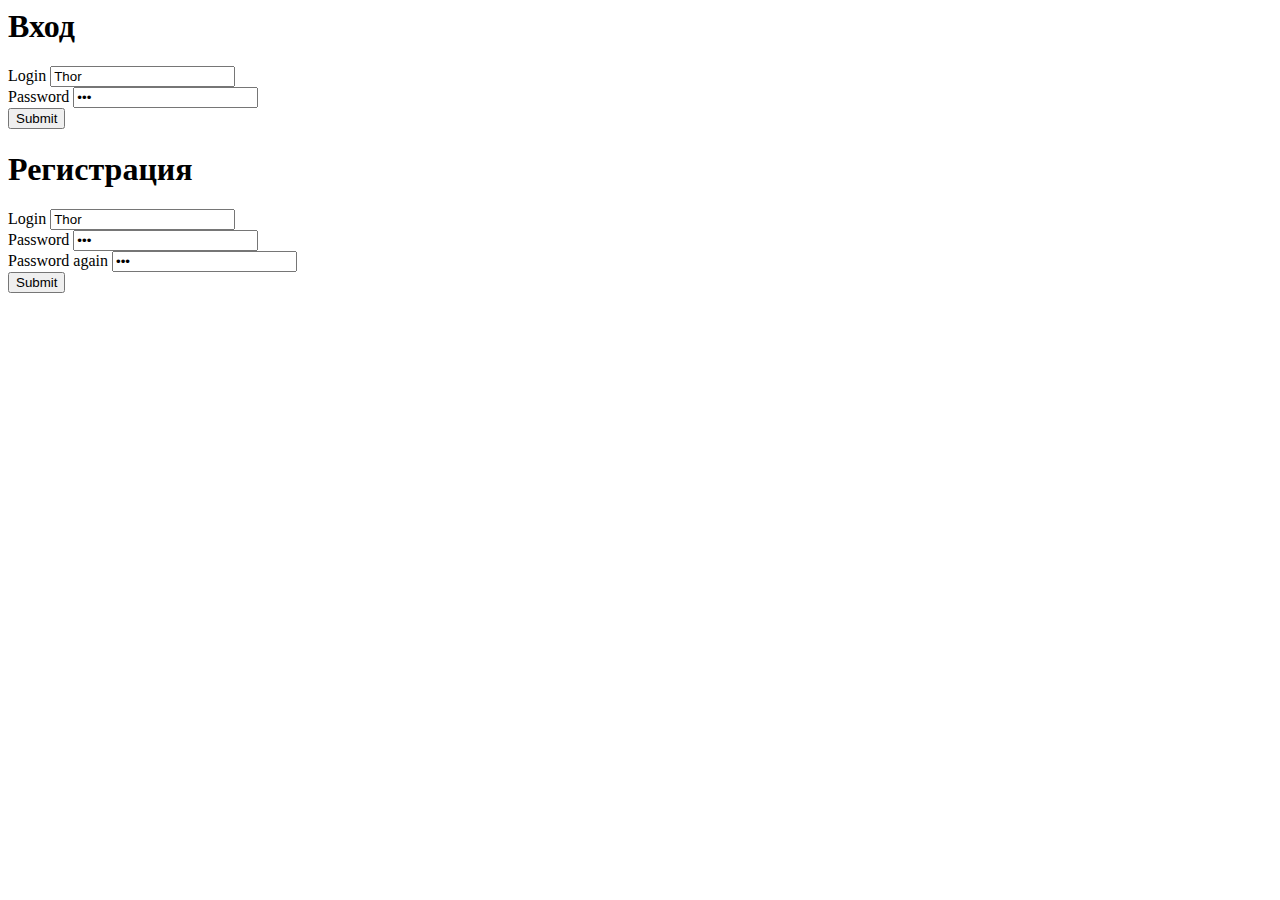
<file: login.html>
<html>
<head>
    <title></title>
    <meta http-equiv="Content-Type" content="text/html; charset=UTF-8">
<body>


<div class="row">
  <div class="col-md-6">
    <h1>Вход</h1>
    <form role="form" action="/enter">
      <div class="form-group">
        <label for="exampleInputEmail1">Login</label>
        <input type="text" class="form-control" name="login" placeholder="Login" value="Thor">
      </div>
      <div class="form-group">
        <label for="exampleInputPassword1">Password</label>
        <input type="password" class="form-control" name="password" placeholder="Password" value="111">
      </div>
      <button type="submit" class="btn btn-default">Submit</button>
    </form>
  </div>
  <div class="col-md-6">
    <h1>Регистрация</h1>
    <form role="form" action="/registr">
      <div class="form-group">
        <label for="exampleInputEmail1">Login</label>
        <input type="text" class="form-control" name="login" placeholder="Login" value="Thor">
      </div>
      <div class="form-group">
        <label for="exampleInputPassword1">Password</label>
        <input type="password" class="form-control" name="password" placeholder="Password" value="111">
      </div>
      <div class="form-group">
        <label for="exampleInputPassword2">Password again</label>
        <input type="password" class="form-control" name="password2" placeholder="Password" value="111">
      </div>
      <button type="submit" class="btn btn-default">Submit</button>
    </form></div>
</div>


</body>
</html>
</file>
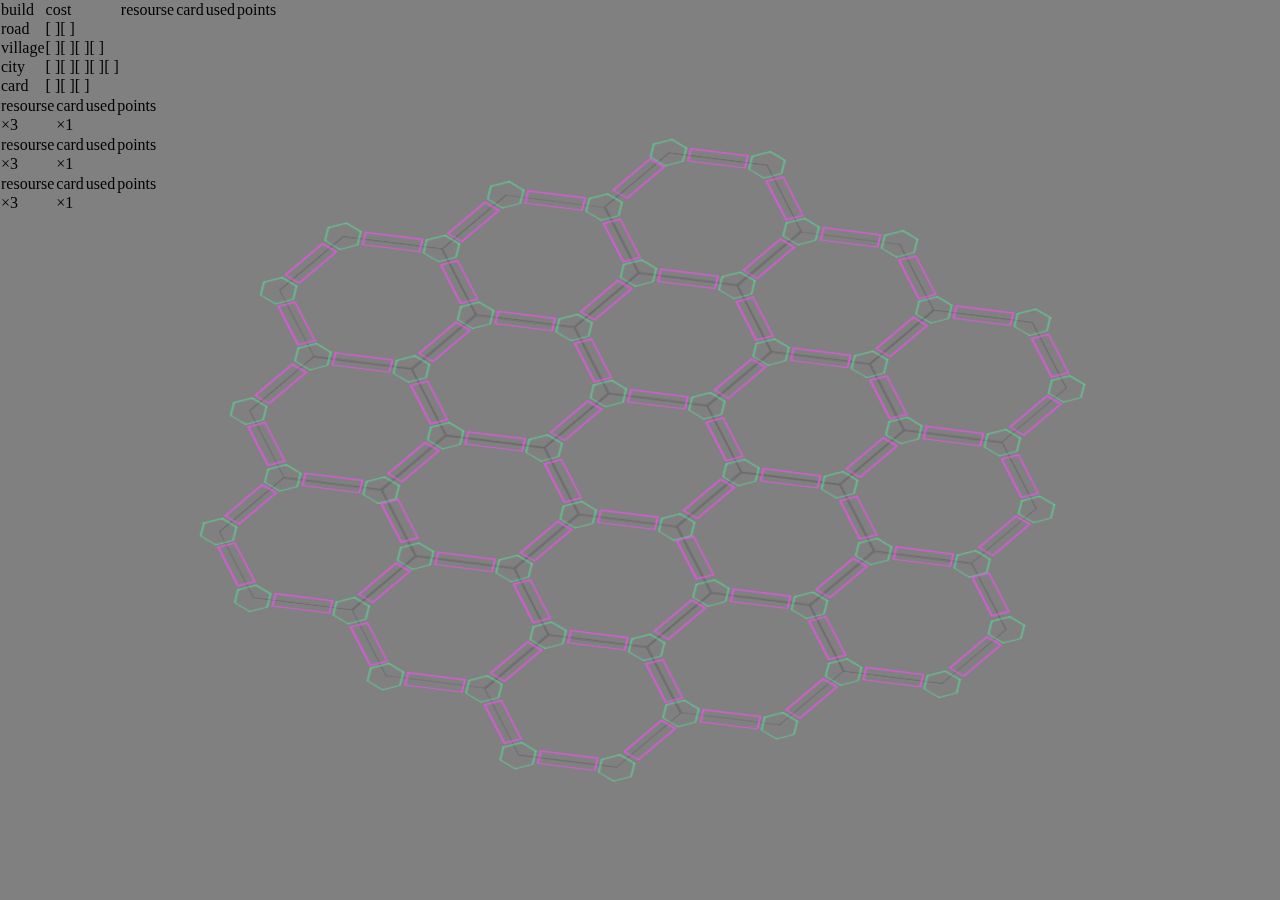
<file: render.html>
<html>
<head>
    <title></title>
    <meta http-equiv="Content-Type" content="text/html; charset=UTF-8">
    <script src="js/jquery.js"></script>
    <link href="css/main.css" rel="stylesheet" type="text/css">
</head>
<body>
<div class="d3">
<div class="rotate">
<div class="board">


    <div class="hexagon X1 Y3">
        <div class="Hex1"></div>
        <div class="Hex2"></div>
        <div class="Hex3"></div>
    </div>
    <div class="hexagon X1 Y5">
        <div class="Hex1"></div>
        <div class="Hex2"></div>
        <div class="Hex3"></div>
    </div>
    <div class="hexagon X1 Y7">
        <div class="Hex1"></div>
        <div class="Hex2"></div>
        <div class="Hex3"></div>
    </div>

    <div class="hexagon X2 Y2">
        <div class="Hex1"></div>
        <div class="Hex2"></div>
        <div class="Hex3"></div>
    </div>
    <div class="hexagon X2 Y4">
        <div class="Hex1"></div>
        <div class="Hex2"></div>
        <div class="Hex3"></div>
    </div>
    <div class="hexagon X2 Y6">
        <div class="Hex1"></div>
        <div class="Hex2"></div>
        <div class="Hex3"></div>
    </div>
    <div class="hexagon X2 Y8">
        <div class="Hex1"></div>
        <div class="Hex2"></div>
        <div class="Hex3"></div>
    </div>


    <div class="hexagon X3 Y1">
        <div class="Hex1"></div>
        <div class="Hex2"></div>
        <div class="Hex3"></div>
    </div>
    <div class="hexagon X3 Y3">
        <div class="Hex1"></div>
        <div class="Hex2"></div>
        <div class="Hex3"></div>
    </div>
    <div class="hexagon X3 Y5">
        <div class="Hex1"></div>
        <div class="Hex2"></div>
        <div class="Hex3"></div>
    </div>
    <div class="hexagon X3 Y7">
        <div class="Hex1"></div>
        <div class="Hex2"></div>
        <div class="Hex3"></div>
    </div>
    <div class="hexagon X3 Y9">
        <div class="Hex1"></div>
        <div class="Hex2"></div>
        <div class="Hex3"></div>
    </div>



    <div class="hexagon X4 Y2">
        <div class="Hex1"></div>
        <div class="Hex2"></div>
        <div class="Hex3"></div>
    </div>
    <div class="hexagon X4 Y4">
        <div class="Hex1"></div>
        <div class="Hex2"></div>
        <div class="Hex3"></div>
    </div>
    <div class="hexagon X4 Y6">
        <div class="Hex1"></div>
        <div class="Hex2"></div>
        <div class="Hex3"></div>
    </div>
    <div class="hexagon X4 Y8">
        <div class="Hex1"></div>
        <div class="Hex2"></div>
        <div class="Hex3"></div>
    </div>

    <div class="hexagon X5 Y3">
        <div class="Hex1"></div>
        <div class="Hex2"></div>
        <div class="Hex3"></div>
    </div>
    <div class="hexagon X5 Y5">
        <div class="Hex1"></div>
        <div class="Hex2"></div>
        <div class="Hex3"></div>
    </div>
    <div class="hexagon X5 Y7">
        <div class="Hex1"></div>
        <div class="Hex2"></div>
        <div class="Hex3"></div>
    </div>

</div>

<div class="buildings">
    
    <div class="road X5 Y1">
        <div class="roadTop"></div>
        <div class="roadBottom"></div>
    </div>
    <div class="road X6 Y1">
        <div class="roadTop"></div>
        <div class="roadBottom"></div>
    </div>
    <div class="road X7 Y1">
        <div class="roadTop"></div>
        <div class="roadBottom"></div>
    </div>


    <div class="road X3 Y2">
        <div class="roadTop"></div>
        <div class="roadBottom"></div>
    </div>
    <div class="road X4 Y2">
        <div class="roadTop"></div>
        <div class="roadBottom"></div>
    </div>
    <div class="road X5 Y2">
        <div class="roadTop"></div>
        <div class="roadBottom"></div>
    </div>

    <div class="road X7 Y2">
        <div class="roadTop"></div>
        <div class="roadBottom"></div>
    </div>
    <div class="road X8 Y2">
        <div class="roadTop"></div>
        <div class="roadBottom"></div>
    </div>
    <div class="road X9 Y2">
        <div class="roadTop"></div>
        <div class="roadBottom"></div>
    </div>


    <div class="road X1 Y3">
        <div class="roadTop"></div>
        <div class="roadBottom"></div>
    </div>
    <div class="road X2 Y3">
        <div class="roadTop"></div>
        <div class="roadBottom"></div>
    </div>
    <div class="road X3 Y3">
        <div class="roadTop"></div>
        <div class="roadBottom"></div>
    </div>

    <div class="road X5 Y3">
        <div class="roadTop"></div>
        <div class="roadBottom"></div>
    </div>
    <div class="road X6 Y3">
        <div class="roadTop"></div>
        <div class="roadBottom"></div>
    </div>
    <div class="road X7 Y3">
        <div class="roadTop"></div>
        <div class="roadBottom"></div>
    </div>

    <div class="road X9 Y3">
        <div class="roadTop"></div>
        <div class="roadBottom"></div>
    </div>
    <div class="road X10 Y3">
        <div class="roadTop"></div>
        <div class="roadBottom"></div>
    </div>
    <div class="road X11 Y3">
        <div class="roadTop"></div>
        <div class="roadBottom"></div>
    </div>


    <div class="road X1 Y4">
        <div class="roadTop"></div>
        <div class="roadBottom"></div>
    </div>

    <div class="road X3 Y4">
        <div class="roadTop"></div>
        <div class="roadBottom"></div>
    </div>
    <div class="road X4 Y4">
        <div class="roadTop"></div>
        <div class="roadBottom"></div>
    </div>
    <div class="road X5 Y4">
        <div class="roadTop"></div>
        <div class="roadBottom"></div>
    </div>

    <div class="road X7 Y4">
        <div class="roadTop"></div>
        <div class="roadBottom"></div>
    </div>
    <div class="road X8 Y4">
        <div class="roadTop"></div>
        <div class="roadBottom"></div>
    </div>
    <div class="road X9 Y4">
        <div class="roadTop"></div>
        <div class="roadBottom"></div>
    </div>

    <div class="road X11 Y4">
        <div class="roadTop"></div>
        <div class="roadBottom"></div>
    </div>


    <div class="road X1 Y5">
        <div class="roadTop"></div>
        <div class="roadBottom"></div>
    </div>
    <div class="road X2 Y5">
        <div class="roadTop"></div>
        <div class="roadBottom"></div>
    </div>
    <div class="road X3 Y5">
        <div class="roadTop"></div>
        <div class="roadBottom"></div>
    </div>

    <div class="road X5 Y5">
        <div class="roadTop"></div>
        <div class="roadBottom"></div>
    </div>
    <div class="road X6 Y5">
        <div class="roadTop"></div>
        <div class="roadBottom"></div>
    </div>
    <div class="road X7 Y5">
        <div class="roadTop"></div>
        <div class="roadBottom"></div>
    </div>

    <div class="road X9 Y5">
        <div class="roadTop"></div>
        <div class="roadBottom"></div>
    </div>
    <div class="road X10 Y5">
        <div class="roadTop"></div>
        <div class="roadBottom"></div>
    </div>
    <div class="road X11 Y5">
        <div class="roadTop"></div>
        <div class="roadBottom"></div>
    </div>


    <div class="road X1 Y6">
        <div class="roadTop"></div>
        <div class="roadBottom"></div>
    </div>

    <div class="road X3 Y6">
        <div class="roadTop"></div>
        <div class="roadBottom"></div>
    </div>
    <div class="road X4 Y6">
        <div class="roadTop"></div>
        <div class="roadBottom"></div>
    </div>
    <div class="road X5 Y6">
        <div class="roadTop"></div>
        <div class="roadBottom"></div>
    </div>

    <div class="road X7 Y6">
        <div class="roadTop"></div>
        <div class="roadBottom"></div>
    </div>
    <div class="road X8 Y6">
        <div class="roadTop"></div>
        <div class="roadBottom"></div>
    </div>
    <div class="road X9 Y6">
        <div class="roadTop"></div>
        <div class="roadBottom"></div>
    </div>

    <div class="road X11 Y6">
        <div class="roadTop"></div>
        <div class="roadBottom"></div>
    </div>



    <div class="road X1 Y7">
        <div class="roadTop"></div>
        <div class="roadBottom"></div>
    </div>
    <div class="road X2 Y7">
        <div class="roadTop"></div>
        <div class="roadBottom"></div>
    </div>
    <div class="road X3 Y7">
        <div class="roadTop"></div>
        <div class="roadBottom"></div>
    </div>

    <div class="road X5 Y7">
        <div class="roadTop"></div>
        <div class="roadBottom"></div>
    </div>
    <div class="road X6 Y7">
        <div class="roadTop"></div>
        <div class="roadBottom"></div>
    </div>
    <div class="road X7 Y7">
        <div class="roadTop"></div>
        <div class="roadBottom"></div>
    </div>

    <div class="road X9 Y7">
        <div class="roadTop"></div>
        <div class="roadBottom"></div>
    </div>
    <div class="road X10 Y7">
        <div class="roadTop"></div>
        <div class="roadBottom"></div>
    </div>
    <div class="road X11 Y7">
        <div class="roadTop"></div>
        <div class="roadBottom"></div>
    </div>



    <div class="road X1 Y8">
        <div class="roadTop"></div>
        <div class="roadBottom"></div>
    </div>

    <div class="road X3 Y8">
        <div class="roadTop"></div>
        <div class="roadBottom"></div>
    </div>
    <div class="road X4 Y8">
        <div class="roadTop"></div>
        <div class="roadBottom"></div>
    </div>
    <div class="road X5 Y8">
        <div class="roadTop"></div>
        <div class="roadBottom"></div>
    </div>

    <div class="road X7 Y8">
        <div class="roadTop"></div>
        <div class="roadBottom"></div>
    </div>
    <div class="road X8 Y8">
        <div class="roadTop"></div>
        <div class="roadBottom"></div>
    </div>
    <div class="road X9 Y8">
        <div class="roadTop"></div>
        <div class="roadBottom"></div>
    </div>

    <div class="road X11 Y8">
        <div class="roadTop"></div>
        <div class="roadBottom"></div>
    </div>



    <div class="road X2 Y9">
        <div class="roadTop"></div>
        <div class="roadBottom"></div>
    </div>
    <div class="road X3 Y9">
        <div class="roadTop"></div>
        <div class="roadBottom"></div>
    </div>

    <div class="road X5 Y9">
        <div class="roadTop"></div>
        <div class="roadBottom"></div>
    </div>
    <div class="road X6 Y9">
        <div class="roadTop"></div>
        <div class="roadBottom"></div>
    </div>
    <div class="road X7 Y9">
        <div class="roadTop"></div>
        <div class="roadBottom"></div>
    </div>

    <div class="road X9 Y9">
        <div class="roadTop"></div>
        <div class="roadBottom"></div>
    </div>
    <div class="road X10 Y9">
        <div class="roadTop"></div>
        <div class="roadBottom"></div>
    </div>





    <div class="road X4 Y10">
        <div class="roadTop"></div>
        <div class="roadBottom"></div>
    </div>
    <div class="road X5 Y10">
        <div class="roadTop"></div>
        <div class="roadBottom"></div>
    </div>

    <div class="road X7 Y10">
        <div class="roadTop"></div>
        <div class="roadBottom"></div>
    </div>
    <div class="road X8 Y10">
        <div class="roadTop"></div>
        <div class="roadBottom"></div>
    </div>


    <div class="road X6 Y11">
        <div class="roadTop"></div>
        <div class="roadBottom"></div>
    </div>





    <div class="village X6 Y1">
        <div class="vil1"></div>
        <div class="vil2"></div>
        <div class="vil3"></div>
    </div>
    <div class="village X7 Y1">
        <div class="vil1"></div>
        <div class="vil2"></div>
        <div class="vil3"></div>
    </div>

    <div class="village X4 Y2">
        <div class="vil1"></div>
        <div class="vil2"></div>
        <div class="vil3"></div>
    </div>
    <div class="village X5 Y2">
        <div class="vil1"></div>
        <div class="vil2"></div>
        <div class="vil3"></div>
    </div>
    <div class="village X8 Y2">
        <div class="vil1"></div>
        <div class="vil2"></div>
        <div class="vil3"></div>
    </div>
    <div class="village X9 Y2">
        <div class="vil1"></div>
        <div class="vil2"></div>
        <div class="vil3"></div>
    </div>



    <div class="village X2 Y3">
        <div class="vil1"></div>
        <div class="vil2"></div>
        <div class="vil3"></div>
    </div>
    <div class="village X3 Y3">
        <div class="vil1"></div>
        <div class="vil2"></div>
        <div class="vil3"></div>
    </div>
    <div class="village X6 Y3">
        <div class="vil1"></div>
        <div class="vil2"></div>
        <div class="vil3"></div>
    </div>
    <div class="village X7 Y3">
        <div class="vil1"></div>
        <div class="vil2"></div>
        <div class="vil3"></div>
    </div>
    <div class="village X10 Y3">
        <div class="vil1"></div>
        <div class="vil2"></div>
        <div class="vil3"></div>
    </div>
    <div class="village X11 Y3">
        <div class="vil1"></div>
        <div class="vil2"></div>
        <div class="vil3"></div>
    </div>



    <div class="village X1 Y4">
        <div class="vil1"></div>
        <div class="vil2"></div>
        <div class="vil3"></div>
    </div>
    <div class="village X4 Y4">
        <div class="vil1"></div>
        <div class="vil2"></div>
        <div class="vil3"></div>
    </div>
    <div class="village X5 Y4">
        <div class="vil1"></div>
        <div class="vil2"></div>
        <div class="vil3"></div>
    </div>
    <div class="village X8 Y4">
        <div class="vil1"></div>
        <div class="vil2"></div>
        <div class="vil3"></div>
    </div>
    <div class="village X9 Y4">
        <div class="vil1"></div>
        <div class="vil2"></div>
        <div class="vil3"></div>
    </div>
    <div class="village X12 Y4">
        <div class="vil1"></div>
        <div class="vil2"></div>
        <div class="vil3"></div>
    </div>




    <div class="village X2 Y5">
        <div class="vil1"></div>
        <div class="vil2"></div>
        <div class="vil3"></div>
    </div>
    <div class="village X3 Y5">
        <div class="vil1"></div>
        <div class="vil2"></div>
        <div class="vil3"></div>
    </div>
    <div class="village X6 Y5">
        <div class="vil1"></div>
        <div class="vil2"></div>
        <div class="vil3"></div>
    </div>
    <div class="village X7 Y5">
        <div class="vil1"></div>
        <div class="vil2"></div>
        <div class="vil3"></div>
    </div>
    <div class="village X10 Y5">
        <div class="vil1"></div>
        <div class="vil2"></div>
        <div class="vil3"></div>
    </div>
    <div class="village X11 Y5">
        <div class="vil1"></div>
        <div class="vil2"></div>
        <div class="vil3"></div>
    </div>


    <div class="village X1 Y6">
        <div class="vil1"></div>
        <div class="vil2"></div>
        <div class="vil3"></div>
    </div>
    <div class="village X4 Y6">
        <div class="vil1"></div>
        <div class="vil2"></div>
        <div class="vil3"></div>
    </div>
    <div class="village X5 Y6">
        <div class="vil1"></div>
        <div class="vil2"></div>
        <div class="vil3"></div>
    </div>
    <div class="village X8 Y6">
        <div class="vil1"></div>
        <div class="vil2"></div>
        <div class="vil3"></div>
    </div>
    <div class="village X9 Y6">
        <div class="vil1"></div>
        <div class="vil2"></div>
        <div class="vil3"></div>
    </div>
    <div class="village X12 Y6">
        <div class="vil1"></div>
        <div class="vil2"></div>
        <div class="vil3"></div>
    </div>


    <div class="village X2 Y7">
        <div class="vil1"></div>
        <div class="vil2"></div>
        <div class="vil3"></div>
    </div>
    <div class="village X3 Y7">
        <div class="vil1"></div>
        <div class="vil2"></div>
        <div class="vil3"></div>
    </div>
    <div class="village X6 Y7">
        <div class="vil1"></div>
        <div class="vil2"></div>
        <div class="vil3"></div>
    </div>
    <div class="village X7 Y7">
        <div class="vil1"></div>
        <div class="vil2"></div>
        <div class="vil3"></div>
    </div>
    <div class="village X10 Y7">
        <div class="vil1"></div>
        <div class="vil2"></div>
        <div class="vil3"></div>
    </div>
    <div class="village X11 Y7">
        <div class="vil1"></div>
        <div class="vil2"></div>
        <div class="vil3"></div>
    </div>


    <div class="village X1 Y8">
        <div class="vil1"></div>
        <div class="vil2"></div>
        <div class="vil3"></div>
    </div>
    <div class="village X4 Y8">
        <div class="vil1"></div>
        <div class="vil2"></div>
        <div class="vil3"></div>
    </div>
    <div class="village X5 Y8">
        <div class="vil1"></div>
        <div class="vil2"></div>
        <div class="vil3"></div>
    </div>
    <div class="village X8 Y8">
        <div class="vil1"></div>
        <div class="vil2"></div>
        <div class="vil3"></div>
    </div>
    <div class="village X9 Y8">
        <div class="vil1"></div>
        <div class="vil2"></div>
        <div class="vil3"></div>
    </div>
    <div class="village X12 Y8">
        <div class="vil1"></div>
        <div class="vil2"></div>
        <div class="vil3"></div>
    </div>


    <div class="village X2 Y9">
        <div class="vil1"></div>
        <div class="vil2"></div>
        <div class="vil3"></div>
    </div>
    <div class="village X3 Y9">
        <div class="vil1"></div>
        <div class="vil2"></div>
        <div class="vil3"></div>
    </div>
    <div class="village X6 Y9">
        <div class="vil1"></div>
        <div class="vil2"></div>
        <div class="vil3"></div>
    </div>
    <div class="village X7 Y9 city">
        <div class="vil1"></div>
        <div class="vil2"></div>
        <div class="vil3"></div>
    </div>
    <div class="village X10 Y9">
        <div class="vil1"></div>
        <div class="vil2"></div>
        <div class="vil3"></div>
    </div>
    <div class="village X11 Y9">
        <div class="vil1"></div>
        <div class="vil2"></div>
        <div class="vil3"></div>
    </div>




    <div class="village X4 Y10">
        <div class="vil1"></div>
        <div class="vil2"></div>
        <div class="vil3"></div>
    </div>
    <div class="village X5 Y10">
        <div class="vil1"></div>
        <div class="vil2"></div>
        <div class="vil3"></div>
    </div>
    <div class="village X8 Y10">
        <div class="vil1"></div>
        <div class="vil2"></div>
        <div class="vil3"></div>
    </div>
    <div class="village X9 Y10">
        <div class="vil1"></div>
        <div class="vil2"></div>
        <div class="vil3"></div>
    </div>



    <div class="village X6 Y11">
        <div class="vil1"></div>
        <div class="vil2"></div>
        <div class="vil3"></div>
    </div>
    <div class="village X7 Y11">
        <div class="vil1"></div>
        <div class="vil2"></div>
        <div class="vil3"></div>
    </div>
    
</div>
</div>
</div>
<div class="interface your">
  <div class="player you">
    <table cellpadding="0" cellspacing="1px">
        <tr>
          <td>build</td>
          <td>cost</td>
          <td> </td>
          <td>resourse</td>
          <td> </td>
          <td>card</td>
          <td> </td>
          <td>used</td>
          <td> </td>
          <td>points</td>
        </tr>
        <tr>
          <td>road</td>
          <td>[ ][ ]</td>
          <td rowspan="4"></td>
          <td rowspan="4">
            <div id="wood"></div>
            <div id="clay"></div>
            <div id="wheat"></div>
            <div id="sheep"></div>
            <div id="iron"></div>
            <!-- <div class="card clay"></div>
            <div class="card wood"></div>
            <div class="card iron"></div>
            <div class="card sheep"></div>
            <div class="card wheat"></div> -->
          </td>
          <td rowspan="4"></td>
          <td rowspan="4"></td>
          <td rowspan="4"></td>
          <td rowspan="4"></td>
          <td rowspan="4"></td>
          <td rowspan="4"></td>
        </tr>
        <tr>
          <td>village</td>
          <td>[ ][ ][ ][ ]</td>
        </tr>
        <tr>
          <td>city</td>
          <td>[ ][ ][ ][ ][ ]</td>
        </tr>
        <tr>
          <td>card</td>
          <td>[ ][ ][ ]</td>
        </tr>
    </table>
  </div>
</div>

<div class="interface opps">
  <div class="player opp">
    <table cellpadding="0" cellspacing="1px">
        <tr>
          <td>resourse</td>
          <td> </td>
          <td>card</td>
          <td> </td>
          <td>used</td>
          <td> </td>
          <td>points</td>
        </tr>
        <tr>
          <td rowspan="4">
            <div class="card back">&times;3</div>
          </td>
          <td rowspan="4"></td>
          <td rowspan="4">
            <div class="card special">&times;1</div>
          </td>
          <td rowspan="4"></td>
          <td rowspan="4"></td>
        </tr>
        <tr>
        </tr>
        <tr>
        </tr>
        <tr>
        </tr>
    </table>
  </div>
  <div class="player opp">
    <table cellpadding="0" cellspacing="1px">
        <tr>
          <td>resourse</td>
          <td> </td>
          <td>card</td>
          <td> </td>
          <td>used</td>
          <td> </td>
          <td>points</td>
        </tr>
        <tr>
          <td rowspan="4">
            <div class="card back">&times;3</div>
          </td>
          <td rowspan="4"></td>
          <td rowspan="4">
            <div class="card special">&times;1</div>
          </td>
          <td rowspan="4"></td>
          <td rowspan="4"></td>
        </tr>
        <tr>
        </tr>
        <tr>
        </tr>
        <tr>
        </tr>
    </table>
  </div>
  <div class="player opp">
    <table cellpadding="0" cellspacing="1px">
        <tr>
          <td>resourse</td>
          <td> </td>
          <td>card</td>
          <td> </td>
          <td>used</td>
          <td> </td>
          <td>points</td>
        </tr>
        <tr>
          <td rowspan="4">
            <div class="card back">&times;3</div>
          </td>
          <td rowspan="4"></td>
          <td rowspan="4">
            <div class="card special">&times;1</div>
          </td>
          <td rowspan="4"></td>
          <td rowspan="4"></td>
        </tr>
        <tr>
        </tr>
        <tr>
        </tr>
        <tr>
        </tr>
    </table>
  </div>
</div>

</body>
</html>
</file>
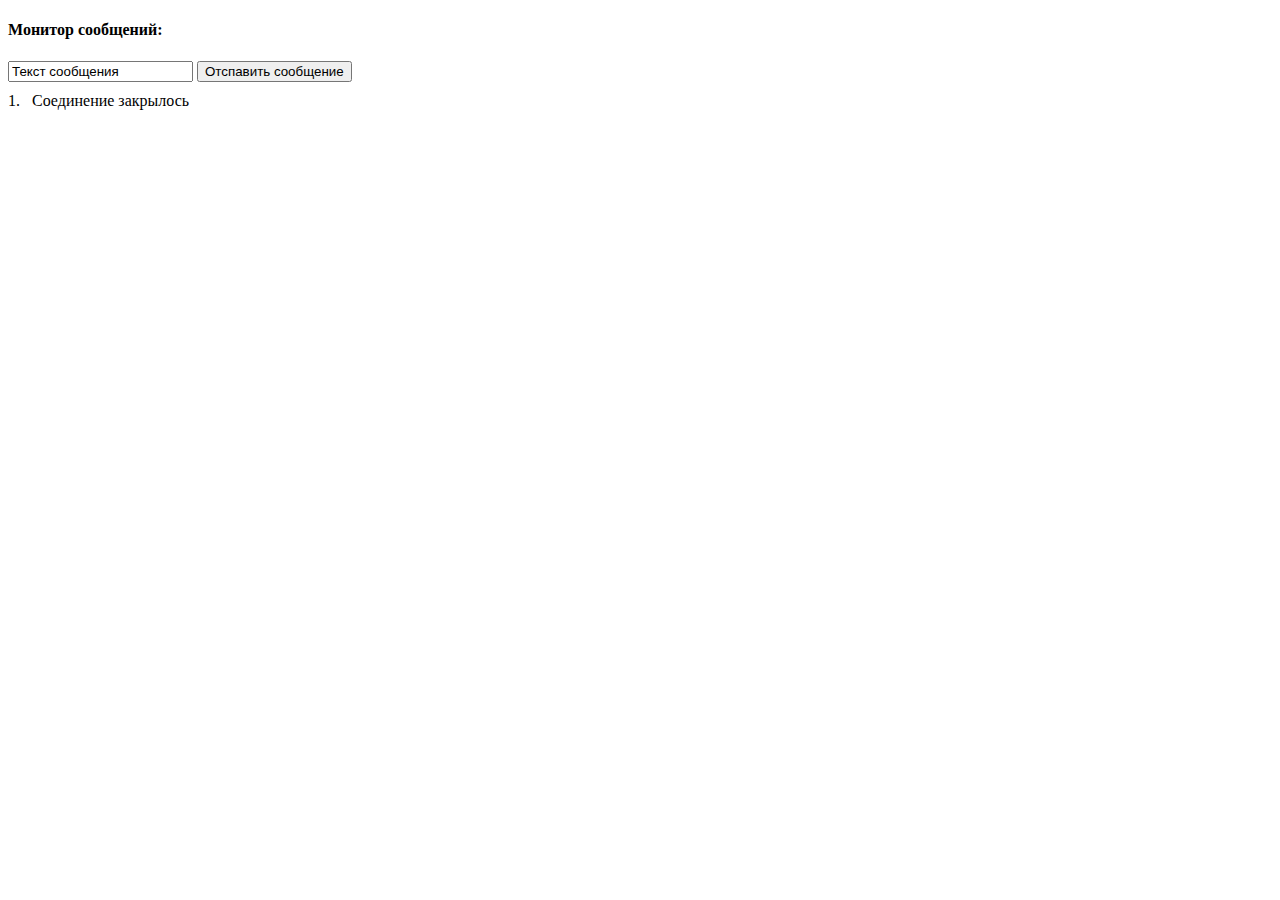
<file: socket_test.html>
<!DOCTYPE html>
<html>
<head lang="en">
    <meta charset="UTF-8">
    <title></title>
</head>
<body>
    <h4>Монитор сообщений: </h4>
    <div style="margin-bottom: 10px;">
        <input type="text" id="msg" value="Текст сообщения" />
        <input type="button" value="Отспавить сообщение" onclick="socket.send(document.getElementById('msg').value)"/>
    </div>
    <div id="monitor"></div>
</body>
<script>
msg = (function() {
    var count = 0;
    var monitor = document.getElementById("monitor");

    return function(msg) {
        monitor.innerHTML += "<div>" + (++count) + ".&nbsp;&nbsp;&nbsp;" + msg + "</div>";
    }
})()

var socket = new WebSocket("ws://" + window.location.host + "/Catan/socket");

window.onload = function() {
    socket.onopen = function () {
        msg("Соединение открылось");
    };
    socket.onclose = function () {
        msg("Соединение закрылось");
    };
    socket.onmessage = function (event) {
        msg("Пришло сообщение с содержанием: " + event.data);
    };
}
</script>
</html>
</file>
<file: css/main.css>
body {
  height: 100%;
  width: 100%;
  position: absolute;
    background-color: grey;
    overflow: hidden;
    padding: 0;
    margin: 0;
    -webkit-transform: perspective(2600px) ;
  -moz-transform: perspective(2600px) ;
  -ms-transform: perspective(2600px) ;
  -o-transform: perspective(2600px) ;
  transform: perspective(2600px) ;
    -webkit-transform-style: preserve-3d;

}
.d3 {
  height: 100%;
  width: 100%;
  position: absolute;
  top: 20%;
    
  -webkit-transform: rotateX(45deg) translate3d(0,0,0 );
-moz-transform: rotateX(45deg) translate3d(0,0,0 );
-ms-transform: rotateX(45deg) translate3d(0,0,0 );
-o-transform: rotateX(45deg) translate3d(0,0,0 );
transform: rotateX(45deg) translate3d(0,0,0 );

    -webkit-transform-origin: 50% -10%;
    -webkit-transform-style: preserve-3d;
}
.rotate {
  width: 100%;
  height: 100%;
  -webkit-transform: rotateZ(10deg);
-moz-transform: rotateZ(10deg);
-ms-transform: rotateZ(10deg);
-o-transform: rotateZ(10deg);
transform: rotateZ(10deg);
    -webkit-transform-style: preserve-3d;

}
.board {
  /*background-color: rgba(125,250,250,0.5);*/
  height: 866.025403785px;
  width: 800px;
  margin-right: auto;
  margin-left: auto;
  position: absolute;
  left: calc(50% - 400px);
  /*background-color: rgba(125,250,125,0.5);
  z-index: 10;*/


}


.hexagon {
  width: 200px;
  height: 173.205080757px;
  position: absolute;

}

.hex1 {
  margin-right: auto;
  margin-left: auto;
  transform: rotate(60deg);
    background-position: left;
    /*background-image: url('../pics/sword12.png');*/
  
}
.hex2 {
  margin-top: -86.602540378%;
  margin-right: auto;
  margin-left: auto;
  transform: rotate(-60deg);
    background-position: left;
    /*background-image: url('../pics/sword13.png');*/
}
.hex3 {
  margin-top: -86.602540378%;
  margin-right: auto;
  margin-left: auto;
  transform: rotate(0deg);
    background-position: left;
    /*background-image: url('../pics/sword11.png');*/
}

.mountain .hex1 {
  background-image: url('../pics/sword12.png');
}
.mountain .hex2 {
  background-image: url('../pics/sword13.png');
}
.mountain .hex3 {
  background-image: url('../pics/sword11.png');
}

.hexagon.blocked .hex1,
.hexagon.blocked .hex2,
.hexagon.blocked .hex3 {
  -webkit-box-shadow:inset 0 50px 100px -50px red, inset 0 -50px 100px -50px red;
  box-shadow:inset 0 50px 100px -50px red, inset 0 -50px 100px -50px red;
}



.hex1, .hex2, .hex3 {
  width: 50%;
  height: 100%;
  /*background-color: rgba(125,250,125,0.3);*/
  /*border-top: 1px solid  rgba(125,250,125,0.3);*/
  -webkit-box-shadow:inset 0 1px 0 0 #666, inset 0 -1px 0 0 #666;
  box-shadow:inset 0 1px 0 0 #666, inset 0 -1px 0 0 #666;
    -webkit-transform-style: preserve-3d;
    background-size: auto  100% ;
}


.hex1:before, 
.hex2:before, 
.hex3:before  {
  content: "";
  position: absolute;
  width: 100%;
  height: 5%;
  /*background-color: rgba(125,250,125,1);*/
    -webkit-transform:rotate3d(1,0,0,-90deg);
    -webkit-transform-origin: 0% 0%;

  -webkit-box-shadow:inset 0 0 0 1px #666;
  box-shadow:inset 0 0 0 1px #666;
}

.hex1:after,
.hex2:after,
.hex3:after {
  content: "";
  position: absolute;
  bottom: 0;
  width: 100%;
  height: 10px;
    -webkit-transform:rotate3d(1,0,0,90deg);
    -webkit-transform-origin: 0% 100%;

  -webkit-box-shadow:inset 0 0 0 1px #666;
  box-shadow:inset 0 0 0 1px #666;
}

/* !!!!! */
.inheritShadow.hex1:before, 
.inheritShadow.hex2:before, 
.inheritShadow.hex3:before,
.inheritShadow.hex1:after, 
.inheritShadow.hex2:after, 
.inheritShadow.hex3:after  {
  -webkit-box-shadow: inherit !important;
  box-shadow:inherit !important;
}

.hexagon.Y1 {
  top: 0px;
}
.hexagon.Y2 {
  top: 86.6025403785px;
}
.hexagon.Y3 {
  top: 173.205080757px;
}
.hexagon.Y4 {
  top: 259.807621135px;
}
.hexagon.Y5 {
  top: 346.410161514px;
}
.hexagon.Y6 {
  top: 433.012701892px;
}
.hexagon.Y7 {
  top: 519.615242271px;
}
.hexagon.Y8 {
  top: 606.21778265px;
}
.hexagon.Y9 {
  top: 692.820323028px;
}

.hexagon.X1 {
  left: 0px;
}
.hexagon.X2 {
  left: 150px;
}
.hexagon.X3 {
  left: 300px;
}
.hexagon.X4 {
  left: 450px;
}
.hexagon.X5 {
  left: 600px;
}



.buildings {
  height: 866.025403785px;
  width: 0px;
  margin-right: auto;
  margin-left: auto;
  position: absolute;
  z-index: 100;
  /*background-color: rgba(125,125,250,0.5);*/
  left: calc(50% - 400px);
    -webkit-transform: translate3d(0,0,1px) ;
    -webkit-transform-style: preserve-3d;
}




.village {
  width: 40px;
  height: 34.6408px;
  position: absolute;

}


.vil1 {
  margin-right: auto;
  margin-left: auto;
  transform: rotate(90deg) translate3d(0,0,35px);
    background-position: left;
    /*background-image: url('../pics/sword12.png');*/
  
}
.vil2 {
  margin-top: -86.602540378%;
  margin-right: auto;
  margin-left: auto;
  transform: rotate(-30deg) translate3d(0,0,35px);
    background-position: left;
    /*background-image: url('../pics/sword13.png');*/
}
.vil3 {
  margin-top: -86.602540378%;
  margin-right: auto;
  margin-left: auto;
  transform: rotate(30deg) translate3d(0,0,35px);
    background-position: left;
    /*background-image: url('../pics/sword11.png');*/
}
.vil1, .vil2, .vil3 {
  width: 50%;
  height: 100%;
  /*background-color: rgba(125,250,125,0.3);*/
  /*border-top: 1px solid  rgba(125,250,125,0.3);*/
  -webkit-box-shadow:inset 0 2px 0 0 rgba(80,240,160,0.5), inset 0 -2px 0 0 rgba(80,240,160,0.5);
  box-shadow:inset 0 2px 0 0 rgba(80,240,160,0.5), inset 0 -2px 0 0 rgba(80,240,160,0.5);
    -webkit-transform-style: preserve-3d;
    background-size: auto  100% ;
}


.vil1:before, 
.vil2:before, 
.vil3:before  {
  content: "";
  position: absolute;
  width: 100%;
  height: 100%;
  /*background-color: rgba(125,250,125,1);*/
    -webkit-transform:rotate3d(1,0,0,-90deg);
    -webkit-transform-origin: 0% 0%;

  -webkit-box-shadow:inset 0 0 0 2px rgba(80,240,160,0.5);
  box-shadow:inset 0 0 0 2px rgba(80,240,160,0.5);
}

.vil1:after,
.vil2:after,
.vil3:after {
  content: "";
  position: absolute;
  bottom: 0;
  width: 100%;
  height: 100%;
    -webkit-transform:rotate3d(1,0,0,90deg);
    -webkit-transform-origin: 0% 100%;

  -webkit-box-shadow:inset 0 0 0 2px rgba(80,240,160,0.5);
  box-shadow:inset 0 0 0 2px rgba(80,240,160,0.5);
}




/* !!!!! */
.inheritShadow.vil1:before, 
.inheritShadow.vil2:before, 
.inheritShadow.vil3:before,
.inheritShadow.vil1:after, 
.inheritShadow.vil2:after, 
.inheritShadow.vil3:after  {

  -webkit-box-shadow: inherit !important;
  box-shadow:inherit !important;

}


.village.blue *{
  background-color: blue;
}
.blue .vil1:before, 
.blue .vil2:before, 
.blue .vil3:before,
.blue .vil1:after, 
.blue .vil2:after, 
.blue .vil3:after  {
  background-color: blue;
}

.village.red *{
  background-color: red;
}
.red .vil1:before, 
.red .vil2:before, 
.red .vil3:before,
.red .vil1:after, 
.red .vil2:after, 
.red .vil3:after  {
  background-color: red;
}

.village.green *{
  background-color: green;
}
.green .vil1:before, 
.green .vil2:before, 
.green .vil3:before,
.green .vil1:after, 
.green .vil2:after, 
.green .vil3:after  {
  background-color: green;
}

.village.white *{
  background-color: white;
}
.white .vil1:before, 
.white .vil2:before, 
.white .vil3:before,
.white .vil1:after, 
.white .vil2:after, 
.white .vil3:after  {
  background-color: white;
}

.road.blue *{
  background-color: blue;
}
.blue .roadTop:before, 
.blue .roadBottom:before, 
.blue .roadTop:after, 
.blue .roadBottom:after  {
  background-color: blue;
}

.road.green *{
  background-color: green;
}
.green .roadTop:before, 
.green .roadBottom:before, 
.green .roadTop:after, 
.green .roadBottom:after  {
  background-color: green;
}

.village.city {
  width: 40px;
  height: 34.6408px;
  position: absolute;

}

.city .vil1 {
  margin-right: auto;
  margin-left: auto;
  transform: rotate(90deg) translate3d(0,0,70px);
    background-position: left;
    /*background-image: url('../pics/sword12.png');*/
  
}
.city .vil2 {
  margin-top: -86.602540378%;
  margin-right: auto;
  margin-left: auto;
  transform: rotate(-30deg) translate3d(0,0,70px);
    background-position: left;
    /*background-image: url('../pics/sword13.png');*/
}
.city .vil3 {
  margin-top: -86.602540378%;
  margin-right: auto;
  margin-left: auto;
  transform: rotate(30deg) translate3d(0,0,70px);
    background-position: left;
    /*background-image: url('../pics/sword11.png');*/
}


.city .vil1:before, 
.city .vil2:before, 
.city .vil3:before  {
  content: "";
  position: absolute;
  width: 100%;
  height: 200%;
  /*background-color: rgba(125,250,125,1);*/
    -webkit-transform:rotate3d(1,0,0,-90deg);
    -webkit-transform-origin: 0% 0%;

  -webkit-box-shadow:inset 0 0 0 2px rgba(80,240,160,0.5);
  box-shadow:inset 0 0 0 2px rgba(80,240,160,0.5);
}

.city .vil1:after,
.city .vil2:after,
.city .vil3:after {
  content: "";
  position: absolute;
  bottom: 0;
  width: 100%;
  height: 200%;
    -webkit-transform:rotate3d(1,0,0,90deg);
    -webkit-transform-origin: 0% 100%;

  -webkit-box-shadow:inset 0 0 0 2px rgba(80,240,160,0.5);
  box-shadow:inset 0 0 0 2px rgba(80,240,160,0.5);
}


.village.X1 {left: -20px;}
.village.X2 {left: 30px;}
.village.X3 {left: 130px;}
.village.X4 {left: 180px;}
.village.X5 {left: 280px;}
.village.X6 {left: 330px;}
.village.X7 {left: 430px;}
.village.X8 {left: 480px;}
.village.X9 {left: 580px;}
.village.X10 {left: 630px;}
.village.X11 {left: 730px;}
.village.X12 {left: 780px;}

.village.Y1 {top:-16.5px;}
.village.Y2 {top:70.5px;}
.village.Y3 {top:156.5px;}
.village.Y4 {top:243.704px;}
.village.Y5 {top:330.306px;}
.village.Y6 {top:416.908px;}
.village.Y7 {top:503.51px;}
.village.Y8 {top:590.112px;}
.village.Y9 {top:676.714px;}
.village.Y10 {top:763.316px;}
.village.Y11 {top:849.918px;}

.road{
  width: 20px;
  height: 60px;
  position: absolute;
  top: 600px;
  left:  500px;
}
.roadTop {
  width: 20px;
  height: 60px;
  -webkit-box-shadow:inset 0 0 0 2px rgba(240,80,240,0.5);
  box-shadow:inset 0 0 0 2px rgba(240,80,240,0.5);
  position: absolute;
    -webkit-transform-origin: 0% 0%;
    -webkit-transform-style: preserve-3d;
}
  .roadTop:after {
    content: "";
    position: absolute;
    top: 0;
    width: 20px;
    height: 10px;
    -webkit-box-shadow:inset 0 0 0 2px rgba(240,80,240,0.5);
    box-shadow:inset 0 0 0 2px rgba(240,80,240,0.5);
      -webkit-transform:rotate3d(1,0,0,90deg);
      -webkit-transform-origin: 0% 0%;
  }
  .roadTop:before {
    content: "";
    position: absolute;
    bottom: 0;
    width: 20px;
    height: 10px;
    -webkit-box-shadow:inset 0 0 0 2px rgba(240,80,240,0.5);
    box-shadow:inset 0 0 0 2px rgba(240,80,240,0.5);
      -webkit-transform:rotate3d(1,0,0,-90deg);
      -webkit-transform-origin: 0% 100%;
  }

.roadBottom {
  width: 20px;
  height: 60px;
  -webkit-box-shadow:inset 0 0 0 2px rgba(240,80,240,0.5);
  box-shadow:inset 0 0 0 2px rgba(240,80,240,0.5);
  position: absolute;
    -webkit-transform-origin: 0% 0%;
    -webkit-transform-style: preserve-3d;
}

  .roadBottom:after {
    content: "";
    position: absolute;
    bottom: 0;
    width: 10px;
    height: 60px;
    -webkit-box-shadow:inset 0 0 0 2px rgba(240,80,240,0.5);
    box-shadow:inset 0 0 0 2px rgba(240,80,240,0.5);
      -webkit-transform:rotate3d(0,1,0,90deg);
      -webkit-transform-origin: 0% 0%;
  }
  .roadBottom:before {
    content: "";
    position: absolute;
    right: 0;
    width: 10px;
    height: 60px;
    -webkit-box-shadow:inset 0 0 0 2px rgba(240,80,240,0.5);
    box-shadow:inset 0 0 0 2px rgba(240,80,240,0.5);
      -webkit-transform:rotate3d(0,1,0,-90deg);
      -webkit-transform-origin: 100% 0%;
  }


.road:hover .roadTop:after,
.road:hover .roadTop:before,
.road:hover .roadTop,
.road:hover .roadBottom:after,
.road:hover .roadBottom:before,
.road:hover .roadBottom {
  background-color: red;
}


.road.Y2 {
  top: 86.6025403785px;
}
.road.Y3 {
  top: 173.205080757px;
}
.road.Y4 {
  top: 259.807621135px;
}
.road.Y5 {
  top: 346.410161514px;
}
.road.Y6 {
  top: 433.012701892px;
}
.road.Y7 {
  top: 519.615242271px;
}
.road.Y8 {
  top: 606.21778265px;
}
.road.Y9 {
  top: 692.820323028px;
}

.road.X1 {
  left: 0px;
}
.road.X2 {
  left: 150px;
}
.road.X3 {
  left: 300px;
}
.road.X4 {
  left: 450px;
}
.road.X5 {
  left: 340px;
}


/*  Y1 */
.road.X5.Y1 {
  top:12px;
  left: 333px;
}
.road.X6.Y1 {
  top:-9px;
  left: 430px;
}
.road.X7.Y1 {
  top:24px;
  left: 452px;
}

/*  Y2 */
.road.X3.Y2 {
  top:101px;
  left: 181px;
}
.road.X4.Y2 {
  top:78px;
  left: 280px;
  }
.road.X5.Y2 {
  top:111px;
  left: 302px;
}

.road.X7.Y2 {
  top:101px;
  left: 481px;
}
.road.X8.Y2 {
  top:78px;
  left: 580px;
  }
.road.X9.Y2 {
  top:111px;
  left: 602px;
}


/*  Y3 */
.road.X1.Y3 {
  top:187px;
  left: 31px;
}
.road.X2.Y3 {
  top:164px;
  left: 130px;
  }
.road.X3.Y3 {
  top:197px;
  left: 152px;
}

.road.X5.Y3 {
  top:187px;
  left: 331px;
}
.road.X6.Y3 {
  top:164px;
  left: 430px;
  }
.road.X7.Y3 {
  top:197px;
  left: 452px;
}

.road.X9.Y3 {
  top:187px;
  left: 631px;
}
.road.X10.Y3 {
  top:164px;
  left: 730px;
  }
.road.X11.Y3 {
  top:197px;
  left: 752px;
}


/*  Y4 */
.road.X1.Y4 {
  top:283px;
  left: 2px;
}

.road.X3.Y4 {
  top:273px;
  left: 182px;
}
.road.X4.Y4 {
  top:251px;
  left: 280px;
}
.road.X5.Y4 {
  top:283px;
  left: 303px;
}

.road.X7.Y4 {
  top:273px;
  left: 482px;
}
.road.X8.Y4 {
  top:251px;
  left: 580px;
}
.road.X9.Y4 {
  top:283px;
  left: 603px;
}

.road.X11.Y4 {
  top:273px;
  left: 782px;
}


/*  Y5 */
.road.X1.Y5 {
  top:360px;
  left: 31px;
}
.road.X2.Y5 {
  top:337px;
  left: 130px;
  }
.road.X3.Y5 {
  top:370px;
  left: 152px;
}

.road.X5.Y5 {
  top:360px;
  left: 331px;
}
.road.X6.Y5 {
  top:337px;
  left: 430px;
  }
.road.X7.Y5 {
  top:370px;
  left: 452px;
}

.road.X9.Y5 {
  top:360px;
  left: 631px;
}
.road.X10.Y5 {
  top:337px;
  left: 730px;
  }
.road.X11.Y5 {
  top:370px;
  left: 752px;
}



/*  Y6 */
.road.X1.Y6 {
  top:456px;
  left: 2px;
}

.road.X3.Y6 {
  top:446px;
  left: 181px;
}
.road.X4.Y6 {
  top:424px;
  left: 280px;
}
.road.X5.Y6 {
  top:456px;
  left: 303px;
}

.road.X7.Y6 {
  top:446px;
  left: 481px;
}
.road.X8.Y6 {
  top:424px;
  left: 580px;
}
.road.X9.Y6 {
  top:456px;
  left: 603px;
}

.road.X11.Y6 {
  top:446px;
  left: 781px;
}


/*  Y7 */
.road.X1.Y7 {
  top:533px;
  left: 31px;
}
.road.X2.Y7 {
  top:510px;
  left: 130px;
  }
.road.X3.Y7 {
  top:540px;
  left: 152px;
}

.road.X5.Y7 {
  top:533px;
  left: 331px;
}
.road.X6.Y7 {
  top:510px;
  left: 430px;
  }
.road.X7.Y7 {
  top:540px;
  left: 452px;
}

.road.X9.Y7 {
  top:533px;
  left: 631px;
}
.road.X10.Y7 {
  top:510px;
  left: 730px;
  }
.road.X11.Y7 {
  top:540px;
  left: 752px;
}



/*  Y8 */
.road.X1.Y8 {
  top:629px;
  left: 2px;
}

.road.X3.Y8 {
  top:619px;
  left: 182px;
}
.road.X4.Y8 {
  top:597px;
  left: 280px;
}
.road.X5.Y8 {
  top:629px;
  left: 302px;
}

.road.X7.Y8 {
  top:619px;
  left: 482px;
}
.road.X8.Y8 {
  top:597px;
  left: 580px;
}
.road.X9.Y8 {
  top:629px;
  left: 602px;
}

.road.X11.Y8 {
  top:619px;
  left: 782px;
}


/*  Y9 */
.road.X2.Y9 {
  top:683px;
  left: 130px;
  }
.road.X3.Y9 {
  top:717px;
  left: 152px;
}

.road.X5.Y9 {
  top:706px;
  left: 331px;
}
.road.X6.Y9 {
  top:683px;
  left: 430px;
  }
.road.X7.Y9 {
  top:717px;
  left: 452px;
}

.road.X9.Y9 {
  top:706px;
  left: 631px;
}
.road.X10.Y9 {
  top:683px;
  left: 730px;
  }



/*  Y10 */
.road.X4.Y10 {
  top:770px;
  left: 280px;
}
.road.X5.Y10 {
  top:802px;
  left: 303px;
}

.road.X7.Y10 {
  top:792px;
  left: 482px;
}
.road.X8.Y10 {
  top:770px;
  left: 580px;
}



/*  Y11 */
.road.X6.Y11 {
  top:856px;
  left: 430px;
}



/* // */
.road.X5.Y1 .roadTop,

.road.X3.Y2 .roadTop, 
.road.X7.Y2 .roadTop,

.road.X1.Y3 .roadTop,
.road.X5.Y3 .roadTop,
.road.X9.Y3 .roadTop,

.road.X3.Y4 .roadTop,
.road.X7.Y4 .roadTop,
.road.X11.Y4 .roadTop,

.road.X1.Y5 .roadTop,
.road.X5.Y5 .roadTop,
.road.X9.Y5 .roadTop,

.road.X3.Y6 .roadTop,
.road.X7.Y6 .roadTop,
.road.X11.Y6 .roadTop,

.road.X1.Y7 .roadTop,
.road.X5.Y7 .roadTop,
.road.X9.Y7 .roadTop,

.road.X3.Y8 .roadTop,
.road.X7.Y8 .roadTop,
.road.X11.Y8 .roadTop,

.road.X5.Y9 .roadTop,
.road.X9.Y9 .roadTop,

.road.X7.Y10 .roadTop
{
    -webkit-transform:rotate3d(0,0,1,30deg);
}
.road.X5.Y1 .roadBottom,

.road.X3.Y2 .roadBottom,
.road.X7.Y2 .roadBottom,

.road.X1.Y3 .roadBottom,
.road.X5.Y3 .roadBottom,
.road.X9.Y3 .roadBottom,

.road.X3.Y4 .roadBottom,
.road.X7.Y4 .roadBottom,
.road.X11.Y4 .roadBottom,

.road.X1.Y5 .roadBottom,
.road.X5.Y5 .roadBottom,
.road.X9.Y5 .roadBottom,

.road.X3.Y6 .roadBottom,
.road.X7.Y6 .roadBottom,
.road.X11.Y6 .roadBottom,

.road.X1.Y7 .roadBottom,
.road.X5.Y7 .roadBottom,
.road.X9.Y7 .roadBottom,

.road.X3.Y8 .roadBottom,
.road.X7.Y8 .roadBottom,
.road.X11.Y8 .roadBottom,

.road.X5.Y9 .roadBottom,
.road.X9.Y9 .roadBottom,

.road.X7.Y10 .roadBottom
{
    -webkit-transform:rotate3d(0,0,1,30deg) translate3d(0,0,10px);
  }


/* == */
.road.X6.Y1 .roadTop,

.road.X4.Y2 .roadTop,
.road.X8.Y2 .roadTop,

.road.X2.Y3 .roadTop,
.road.X6.Y3 .roadTop,
.road.X10.Y3 .roadTop,

.road.X4.Y4 .roadTop,
.road.X8.Y4 .roadTop,

.road.X2.Y5 .roadTop,
.road.X6.Y5 .roadTop,
.road.X10.Y5 .roadTop,

.road.X4.Y6 .roadTop,
.road.X8.Y6 .roadTop,

.road.X2.Y7 .roadTop,
.road.X6.Y7 .roadTop,
.road.X10.Y7 .roadTop,

.road.X4.Y8 .roadTop,
.road.X8.Y8 .roadTop,

.road.X2.Y9 .roadTop,
.road.X6.Y9 .roadTop,
.road.X10.Y9 .roadTop,

.road.X4.Y10 .roadTop,
.road.X8.Y10 .roadTop,

.road.X6.Y11 .roadTop
{
    -webkit-transform:rotate3d(0,0,1,90deg);
  }
.road.X6.Y1 .roadBottom,

.road.X4.Y2 .roadBottom,
.road.X8.Y2 .roadBottom,

.road.X2.Y3 .roadBottom,
.road.X6.Y3 .roadBottom,
.road.X10.Y3 .roadBottom,

.road.X4.Y4 .roadBottom,
.road.X8.Y4 .roadBottom,

.road.X2.Y5 .roadBottom,
.road.X6.Y5 .roadBottom,
.road.X10.Y5 .roadBottom,

.road.X4.Y6 .roadBottom,
.road.X8.Y6 .roadBottom,

.road.X2.Y7 .roadBottom,
.road.X6.Y7 .roadBottom,
.road.X10.Y7 .roadBottom,

.road.X4.Y8 .roadBottom,
.road.X8.Y8 .roadBottom,

.road.X2.Y9 .roadBottom,
.road.X6.Y9 .roadBottom,
.road.X10.Y9 .roadBottom,

.road.X4.Y10 .roadBottom,
.road.X8.Y10 .roadBottom,

.road.X6.Y11 .roadBottom
{
    -webkit-transform:rotate3d(0,0,1,90deg) translate3d(0,0,10px);
  }

/* \\ */
.road.X7.Y1 .roadTop,

.road.X5.Y2 .roadTop,
.road.X9.Y2 .roadTop,

.road.X3.Y3 .roadTop,
.road.X7.Y3 .roadTop,
.road.X11.Y3 .roadTop,

.road.X1.Y4 .roadTop,
.road.X5.Y4 .roadTop,
.road.X9.Y4 .roadTop,

.road.X3.Y5 .roadTop,
.road.X7.Y5 .roadTop,
.road.X11.Y5 .roadTop,

.road.X1.Y6 .roadTop,
.road.X5.Y6 .roadTop,
.road.X9.Y6 .roadTop,

.road.X3.Y7 .roadTop,
.road.X7.Y7 .roadTop,
.road.X11.Y7 .roadTop,

.road.X1.Y8 .roadTop,
.road.X5.Y8 .roadTop,
.road.X9.Y8 .roadTop,

.road.X3.Y9 .roadTop,
.road.X7.Y9 .roadTop,

.road.X5.Y10 .roadTop

{
    -webkit-transform:rotate3d(0,0,1,-30deg);
  }
.road.X7.Y1 .roadBottom,

.road.X5.Y2 .roadBottom,
.road.X9.Y2 .roadBottom,

.road.X3.Y3 .roadBottom,
.road.X7.Y3 .roadBottom,
.road.X11.Y3 .roadBottom,

.road.X1.Y4 .roadBottom,
.road.X5.Y4 .roadBottom,
.road.X9.Y4 .roadBottom,

.road.X3.Y5 .roadBottom,
.road.X7.Y5 .roadBottom,
.road.X11.Y5 .roadBottom,

.road.X1.Y6 .roadBottom,
.road.X5.Y6 .roadBottom,
.road.X9.Y6 .roadBottom,

.road.X3.Y7 .roadBottom,
.road.X7.Y7 .roadBottom,
.road.X11.Y7 .roadBottom,

.road.X1.Y8 .roadBottom,
.road.X5.Y8 .roadBottom,
.road.X9.Y8 .roadBottom,

.road.X3.Y9 .roadBottom,
.road.X7.Y9 .roadBottom,

.road.X5.Y10 .roadBottom
{
    -webkit-transform:rotate3d(0,0,1,-30deg) translate3d(0,0,10px);
  }
</file>
<file: css/village.css>
.village {
  width: 40px;
  height: 34.6408px;
  position: absolute;

}

/* ORANGE */

.orange .vil1,
.orange .vil2,
.orange .vil3{
  background-color: #ffff00;
}
.orange .vil1:before, 
.orange .vil2:before, 
.orange .vil3:before {
  background: #ffff00; /* Old browsers */
  background: -moz-linear-gradient(top, #ffff00 0%, #ff7f04 100%); /* FF3.6+ */
  background: -webkit-gradient(linear, left top, left bottom, color-stop(0%,#ffff00), color-stop(100%,#ff7f04)); /* Chrome,Safari4+ */
  background: -webkit-linear-gradient(top, #ffff00 0%,#ff7f04 100%); /* Chrome10+,Safari5.1+ */
  background: -o-linear-gradient(top, #ffff00 0%,#ff7f04 100%); /* Opera 11.10+ */
  background: -ms-linear-gradient(top, #ffff00 0%,#ff7f04 100%); /* IE10+ */
  background: linear-gradient(to bottom, #ffff00 0%,#ff7f04 100%); /* W3C */
  filter: progid:DXImageTransform.Microsoft.gradient( startColorstr='#ffff00', endColorstr='#ff7f04',GradientType=0 );
}
.orange .vil1:after, 
.orange .vil2:after, 
.orange .vil3:after {
  background: #ff7f04; /* Old browsers */
  background: -moz-linear-gradient(top,  #ff7f04 0%, #ff7f04 0%, #ffff00 100%); /* FF3.6+ */
  background: -webkit-gradient(linear, left top, left bottom, color-stop(0%,#ff7f04), color-stop(0%,#ff7f04), color-stop(100%,#ffff00)); /* Chrome,Safari4+ */
  background: -webkit-linear-gradient(top,  #ff7f04 0%,#ff7f04 0%,#ffff00 100%); /* Chrome10+,Safari5.1+ */
  background: -o-linear-gradient(top,  #ff7f04 0%,#ff7f04 0%,#ffff00 100%); /* Opera 11.10+ */
  background: -ms-linear-gradient(top,  #ff7f04 0%,#ff7f04 0%,#ffff00 100%); /* IE10+ */
  background: linear-gradient(to bottom,  #ff7f04 0%,#ff7f04 0%,#ffff00 100%); /* W3C */
  filter: progid:DXImageTransform.Microsoft.gradient( startColorstr='#ff7f04', endColorstr='#ffff00',GradientType=0 ); /* IE6-9 */
}

/* RED */

.red .vil1,
.red .vil2,
.red .vil3{
  background-color: #cf0404;
}
.red .vil1:before, 
.red .vil2:before, 
.red .vil3:before {
  background: #cf0404; /* Old browsers */
  background: -moz-linear-gradient(top, #cf0404 0%, #000000 100%); /* FF3.6+ */
  background: -webkit-gradient(linear, left top, left bottom, color-stop(0%,#cf0404), color-stop(100%,#000000)); /* Chrome,Safari4+ */
  background: -webkit-linear-gradient(top, #cf0404 0%,#000000 100%); /* Chrome10+,Safari5.1+ */
  background: -o-linear-gradient(top, #cf0404 0%,#000000 100%); /* Opera 11.10+ */
  background: -ms-linear-gradient(top, #cf0404 0%,#000000 100%); /* IE10+ */
  background: linear-gradient(to bottom, #cf0404 0%,#000000 100%); /* W3C */
  filter: progid:DXImageTransform.Microsoft.gradient( startColorstr='#cf0404', endColorstr='#000000',GradientType=0 );
}
.red .vil1:after, 
.red .vil2:after, 
.red .vil3:after {
  background: #000000; /* Old browsers */
  background: -moz-linear-gradient(top,  #000000 0%, #000000 0%, #cf0404 100%); /* FF3.6+ */
  background: -webkit-gradient(linear, left top, left bottom, color-stop(0%,#000000), color-stop(0%,#000000), color-stop(100%,#cf0404)); /* Chrome,Safari4+ */
  background: -webkit-linear-gradient(top,  #000000 0%,#000000 0%,#cf0404 100%); /* Chrome10+,Safari5.1+ */
  background: -o-linear-gradient(top,  #000000 0%,#000000 0%,#cf0404 100%); /* Opera 11.10+ */
  background: -ms-linear-gradient(top,  #000000 0%,#000000 0%,#cf0404 100%); /* IE10+ */
  background: linear-gradient(to bottom,  #000000 0%,#000000 0%,#cf0404 100%); /* W3C */
  filter: progid:DXImageTransform.Microsoft.gradient( startColorstr='#000000', endColorstr='#cf0404',GradientType=0 ); /* IE6-9 */

}
/* WHITE */

.white .vil1,
.white .vil2,
.white .vil3{
  background-color: #ffffff;
}
.white .vil1:before, 
.white .vil2:before, 
.white .vil3:before {
  background: #ffffff; /* Old browsers */
  background: -moz-linear-gradient(top, #ffffff 0%, #A1DBFF 100%); /* FF3.6+ */
  background: -webkit-gradient(linear, left top, left bottom, color-stop(0%,#ffffff), color-stop(100%,#A1DBFF)); /* Chrome,Safari4+ */
  background: -webkit-linear-gradient(top, #ffffff 0%,#A1DBFF 100%); /* Chrome10+,Safari5.1+ */
  background: -o-linear-gradient(top, #ffffff 0%,#A1DBFF 100%); /* Opera 11.10+ */
  background: -ms-linear-gradient(top, #ffffff 0%,#A1DBFF 100%); /* IE10+ */
  background: linear-gradient(to bottom, #ffffff 0%,#A1DBFF 100%); /* W3C */
  filter: progid:DXImageTransform.Microsoft.gradient( startColorstr='#ffffff', endColorstr='#A1DBFF',GradientType=0 );
}
.white .vil1:after, 
.white .vil2:after, 
.white .vil3:after {
  background: #A1DBFF; /* Old browsers */
  background: -moz-linear-gradient(top,  #A1DBFF 0%, #A1DBFF 0%, #ffffff 100%); /* FF3.6+ */
  background: -webkit-gradient(linear, left top, left bottom, color-stop(0%,#A1DBFF), color-stop(0%,#A1DBFF), color-stop(100%,#ffffff)); /* Chrome,Safari4+ */
  background: -webkit-linear-gradient(top,  #A1DBFF 0%,#A1DBFF 0%,#ffffff 100%); /* Chrome10+,Safari5.1+ */
  background: -o-linear-gradient(top,  #A1DBFF 0%,#A1DBFF 0%,#ffffff 100%); /* Opera 11.10+ */
  background: -ms-linear-gradient(top,  #A1DBFF 0%,#A1DBFF 0%,#ffffff 100%); /* IE10+ */
  background: linear-gradient(to bottom,  #A1DBFF 0%,#A1DBFF 0%,#ffffff 100%); /* W3C */
  filter: progid:DXImageTransform.Microsoft.gradient( startColorstr='#A1DBFF', endColorstr='#ffffff',GradientType=0 ); /* IE6-9 */

}
/* blue */

.blue .vil1,
.blue .vil2,
.blue .vil3{
  background-color: #00ED7E;
}
.blue .vil1:before, 
.blue .vil2:before, 
.blue .vil3:before {
  background: #00ED7E; /* Old browsers */
  background: -moz-linear-gradient(top, #00ED7E 0%, #005DFF 100%); /* FF3.6+ */
  background: -webkit-gradient(linear, left top, left bottom, color-stop(0%,#00ED7E), color-stop(100%,#005DFF)); /* Chrome,Safari4+ */
  background: -webkit-linear-gradient(top, #00ED7E 0%,#005DFF 100%); /* Chrome10+,Safari5.1+ */
  background: -o-linear-gradient(top, #00ED7E 0%,#005DFF 100%); /* Opera 11.10+ */
  background: -ms-linear-gradient(top, #00ED7E 0%,#005DFF 100%); /* IE10+ */
  background: linear-gradient(to bottom, #00ED7E 0%,#005DFF 100%); /* W3C */
  filter: progid:DXImageTransform.Microsoft.gradient( startColorstr='#00ED7E', endColorstr='#005DFF',GradientType=0 );
}
.blue .vil1:after, 
.blue .vil2:after, 
.blue .vil3:after {
  background: #005DFF; /* Old browsers */
  background: -moz-linear-gradient(top,  #005DFF 0%, #005DFF 0%, #00ED7E 100%); /* FF3.6+ */
  background: -webkit-gradient(linear, left top, left bottom, color-stop(0%,#005DFF), color-stop(0%,#005DFF), color-stop(100%,#00ED7E)); /* Chrome,Safari4+ */
  background: -webkit-linear-gradient(top,  #005DFF 0%,#005DFF 0%,#00ED7E 100%); /* Chrome10+,Safari5.1+ */
  background: -o-linear-gradient(top,  #005DFF 0%,#005DFF 0%,#00ED7E 100%); /* Opera 11.10+ */
  background: -ms-linear-gradient(top,  #005DFF 0%,#005DFF 0%,#00ED7E 100%); /* IE10+ */
  background: linear-gradient(to bottom,  #005DFF 0%,#005DFF 0%,#00ED7E 100%); /* W3C */
  filter: progid:DXImageTransform.Microsoft.gradient( startColorstr='#005DFF', endColorstr='#00ED7E',GradientType=0 ); /* IE6-9 */

}

.vil1 {
  margin-right: auto;
  margin-left: auto;
  transform: rotate(90deg) translate3d(0,0,35px);
    background-position: left;
    /*background-image: url('../pics/sword12.png');*/
  
}
.vil2 {
  margin-top: -86.602540378%;
  margin-right: auto;
  margin-left: auto;
  transform: rotate(-30deg) translate3d(0,0,35px);
    background-position: left;
    /*background-image: url('../pics/sword13.png');*/
}
.vil3 {
  margin-top: -86.602540378%;
  margin-right: auto;
  margin-left: auto;
  transform: rotate(30deg) translate3d(0,0,35px);
    background-position: left;
    /*background-image: url('../pics/sword11.png');*/
}
.vil1, .vil2, .vil3 {
  width: 50%;
  height: 100%;
  /*background-color: rgba(125,250,125,0.3);*/
  /*border-top: 1px solid  rgba(125,250,125,0.3);*/
  -webkit-box-shadow:inset 0 1px 0 0 rgba(0,0,0,0.5), inset 0 -1px 0 0 rgba(0,0,0,0.5);
  box-shadow:inset 0 1px 0 0 rgba(0,0,0,0.5), inset 0 -1px 0 0 rgba(0,0,0,0.5);
    -webkit-transform-style: preserve-3d;
    background-size: auto  100% ;
}


.vil1:before, 
.vil2:before, 
.vil3:before  {
  content: "";
  position: absolute;
  width: 100%;
  height: 100%;
  /*background-color: rgba(125,250,125,1);*/
    -webkit-transform:rotate3d(1,0,0,-90deg);
    -webkit-transform-origin: 0% 0%;

  -webkit-box-shadow:inset 0 0 0 1px rgba(0,0,0,0.5);
  box-shadow:inset 0 0 0 1px rgba(0,0,0,0.5);
}

.vil1:after,
.vil2:after,
.vil3:after {
  content: "";
  position: absolute;
  bottom: 0;
  width: 100%;
  height: 100%;
    -webkit-transform:rotate3d(1,0,0,90deg);
    -webkit-transform-origin: 0% 100%;

  -webkit-box-shadow:inset 0 0 0 1px rgba(0,0,0,0.5);
  box-shadow:inset 0 0 0 1px rgba(0,0,0,0.5);
}

.village.city {
  width: 40px;
  height: 34.6408px;
  position: absolute;

}

.city .vil1 {
  margin-right: auto;
  margin-left: auto;
  transform: rotate(90deg) translate3d(0,0,70px);
    background-position: left;
    /*background-image: url('../pics/sword12.png');*/
  
}
.city .vil2 {
  margin-top: -86.602540378%;
  margin-right: auto;
  margin-left: auto;
  transform: rotate(-30deg) translate3d(0,0,70px);
    background-position: left;
    /*background-image: url('../pics/sword13.png');*/
}
.city .vil3 {
  margin-top: -86.602540378%;
  margin-right: auto;
  margin-left: auto;
  transform: rotate(30deg) translate3d(0,0,70px);
    background-position: left;
    /*background-image: url('../pics/sword11.png');*/
}


.city .vil1:before, 
.city .vil2:before, 
.city .vil3:before  {
  content: "";
  position: absolute;
  width: 100%;
  height: 200%;
  /*background-color: rgba(125,250,125,1);*/
    -webkit-transform:rotate3d(1,0,0,-90deg);
    -webkit-transform-origin: 0% 0%;

  -webkit-box-shadow:inset 0 0 0 1px rgba(0,0,0,0.5);
  box-shadow:inset 0 0 0 1px rgba(0,0,0,0.5);
}

.city .vil1:after,
.city .vil2:after,
.city .vil3:after {
  content: "";
  position: absolute;
  bottom: 0;
  width: 100%;
  height: 200%;
    -webkit-transform:rotate3d(1,0,0,90deg);
    -webkit-transform-origin: 0% 100%;

  -webkit-box-shadow:inset 0 0 0 1px rgba(0,0,0,0.5);
  box-shadow:inset 0 0 0 1px rgba(0,0,0,0.5);
}


.village.X1 {left: -20px;}
.village.X2 {left: 30px;}
.village.X3 {left: 130px;}
.village.X4 {left: 180px;}
.village.X5 {left: 280px;}
.village.X6 {left: 330px;}
.village.X7 {left: 430px;}
.village.X8 {left: 480px;}
.village.X9 {left: 580px;}
.village.X10 {left: 630px;}
.village.X11 {left: 730px;}
.village.X12 {left: 780px;}

.village.Y1 {top:-16.5px;}
.village.Y2 {top:70.5px;}
.village.Y3 {top:156.5px;}
.village.Y4 {top:243.704px;}
.village.Y5 {top:330.306px;}
.village.Y6 {top:416.908px;}
.village.Y7 {top:503.51px;}
.village.Y8 {top:590.112px;}
.village.Y9 {top:676.714px;}
.village.Y10 {top:763.316px;}
.village.Y11 {top:849.918px;}
</file>
<file: css/road.css>
.road{
  width: 20px;
  height: 60px;
  position: absolute;
  top: 600px;
  left:  500px;
}
.roadTop {
  width: 20px;
  height: 60px;
  -webkit-box-shadow:inset 0 0 0 1px rgba(0,0,0,0.5);
  box-shadow:inset 0 0 0 1px rgba(0,0,0,0.5);
  position: absolute;
    -webkit-transform-origin: 0% 0%;
    -webkit-transform-style: preserve-3d;
}
  .roadTop:after {
    content: "";
    position: absolute;
    top: 0;
    width: 20px;
    height: 10px;
    -webkit-box-shadow:inset 0 0 0 1px rgba(0,0,0,0.5);
    box-shadow:inset 0 0 0 1px rgba(0,0,0,0.5);
      -webkit-transform:rotate3d(1,0,0,90deg);
      -webkit-transform-origin: 0% 0%;
  }
  .roadTop:before {
    content: "";
    position: absolute;
    bottom: 0;
    width: 20px;
    height: 10px;
    -webkit-box-shadow:inset 0 0 0 1px rgba(0,0,0,0.5);
    box-shadow:inset 0 0 0 1px rgba(0,0,0,0.5);
      -webkit-transform:rotate3d(1,0,0,-90deg);
      -webkit-transform-origin: 0% 100%;
  }


/* ORANGE */
.orange .roadTop {
  background-color: #ff7f04;
} 
.orange .roadTop:before {
  background: #ffff00; /* Old browsers */
background: -moz-linear-gradient(top, #ffff00 0%, #ff7f04 100%); /* FF3.6+ */
background: -webkit-gradient(linear, left top, left bottom, color-stop(0%,#ffff00), color-stop(100%,#ff7f04)); /* Chrome,Safari4+ */
background: -webkit-linear-gradient(top, #ffff00 0%,#ff7f04 100%); /* Chrome10+,Safari5.1+ */
background: -o-linear-gradient(top, #ffff00 0%,#ff7f04 100%); /* Opera 11.10+ */
background: -ms-linear-gradient(top, #ffff00 0%,#ff7f04 100%); /* IE10+ */
background: linear-gradient(to bottom, #ffff00 0%,#ff7f04 100%); /* W3C */
filter: progid:DXImageTransform.Microsoft.gradient( startColorstr='#ffff00', endColorstr='#ff7f04',GradientType=0 );
}
.orange .roadTop:after {
  background: #ff7f04; /* Old browsers */
background: -moz-linear-gradient(top, #ff7f04 0%, #ffff00 100%); /* FF3.6+ */
background: -webkit-gradient(linear, left top, left bottom, color-stop(0%,#ff7f04), color-stop(100%,#ffff00)); /* Chrome,Safari4+ */
background: -webkit-linear-gradient(top, #ff7f04 0%,#ffff00 100%); /* Chrome10+,Safari5.1+ */
background: -o-linear-gradient(top, #ff7f04 0%,#ffff00 100%); /* Opera 11.10+ */
background: -ms-linear-gradient(top, #ff7f04 0%,#ffff00 100%); /* IE10+ */
background: linear-gradient(to bottom, #ff7f04 0%,#ffff00 100%); /* W3C */
filter: progid:DXImageTransform.Microsoft.gradient( startColorstr='#ff7f04', endColorstr='#ffff00',GradientType=0 );
}
.orange .roadBottom {
  background-color: #ffff00;
}
.orange .roadBottom:after {
  background: #ffff00; /* Old browsers */
  background: -moz-linear-gradient(left, #ffff00 0%, #ff7f04 100%); /* FF3.6+ */
  background: -webkit-gradient(linear, left top, right top, color-stop(0%,#ffff00), color-stop(100%,#ff7f04)); /* Chrome,Safari4+ */
  background: -webkit-linear-gradient(left, #ffff00 0%,#ff7f04 100%); /* Chrome10+,Safari5.1+ */
  background: -o-linear-gradient(left, #ffff00 0%,#ff7f04 100%); /* Opera 11.10+ */
  background: -ms-linear-gradient(left, #ffff00 0%,#ff7f04 100%); /* IE10+ */
  background: linear-gradient(to right, #ffff00 0%,#ff7f04 100%); /* W3C */
  filter: progid:DXImageTransform.Microsoft.gradient( startColorstr='#ffff00', endColorstr='#ff7f04',GradientType=1 );
}
.orange .roadBottom:before {
  background: #ff7f04; /* Old browsers */
  background: -moz-linear-gradient(left, #ff7f04 0%, #ff7f04 0%, #ffff00 100%); /* FF3.6+ */
  background: -webkit-gradient(linear, left top, right top, color-stop(0%,#ff7f04), color-stop(0%,#ff7f04), color-stop(100%,#ffff00)); /* Chrome,Safari4+ */
  background: -webkit-linear-gradient(left, #ff7f04 0%,#ff7f04 0%,#ffff00 100%); /* Chrome10+,Safari5.1+ */
  background: -o-linear-gradient(left, #ff7f04 0%,#ff7f04 0%,#ffff00 100%); /* Opera 11.10+ */
  background: -ms-linear-gradient(left, #ff7f04 0%,#ff7f04 0%,#ffff00 100%); /* IE10+ */
  background: linear-gradient(to right, #ff7f04 0%,#ff7f04 0%,#ffff00 100%); /* W3C */
  filter: progid:DXImageTransform.Microsoft.gradient( startColorstr='#ff7f04', endColorstr='#ffff00',GradientType=1 ); 
}

/* RED */
.red .roadTop {
  background-color: #000000;
} 
.red .roadTop:before {
  background: #cf0404; /* Old browsers */
background: -moz-linear-gradient(top, #cf0404 0%, #000000 100%); /* FF3.6+ */
background: -webkit-gradient(linear, left top, left bottom, color-stop(0%,#cf0404), color-stop(100%,#000000)); /* Chrome,Safari4+ */
background: -webkit-linear-gradient(top, #cf0404 0%,#000000 100%); /* Chrome10+,Safari5.1+ */
background: -o-linear-gradient(top, #cf0404 0%,#000000 100%); /* Opera 11.10+ */
background: -ms-linear-gradient(top, #cf0404 0%,#000000 100%); /* IE10+ */
background: linear-gradient(to bottom, #cf0404 0%,#000000 100%); /* W3C */
filter: progid:DXImageTransform.Microsoft.gradient( startColorstr='#cf0404', endColorstr='#000000',GradientType=0 );
}
.red .roadTop:after {
  background: #000000; /* Old browsers */
background: -moz-linear-gradient(top, #000000 0%, #cf0404 100%); /* FF3.6+ */
background: -webkit-gradient(linear, left top, left bottom, color-stop(0%,#000000), color-stop(100%,#cf0404)); /* Chrome,Safari4+ */
background: -webkit-linear-gradient(top, #000000 0%,#cf0404 100%); /* Chrome10+,Safari5.1+ */
background: -o-linear-gradient(top, #000000 0%,#cf0404 100%); /* Opera 11.10+ */
background: -ms-linear-gradient(top, #000000 0%,#cf0404 100%); /* IE10+ */
background: linear-gradient(to bottom, #000000 0%,#cf0404 100%); /* W3C */
filter: progid:DXImageTransform.Microsoft.gradient( startColorstr='#000000', endColorstr='#cf0404',GradientType=0 );
}
.red .roadBottom {
  background-color: #cf0404;
}
.red .roadBottom:after {
  background: #cf0404; /* Old browsers */
  background: -moz-linear-gradient(left, #cf0404 0%, #000000 100%); /* FF3.6+ */
  background: -webkit-gradient(linear, left top, right top, color-stop(0%,#cf0404), color-stop(100%,#000000)); /* Chrome,Safari4+ */
  background: -webkit-linear-gradient(left, #cf0404 0%,#000000 100%); /* Chrome10+,Safari5.1+ */
  background: -o-linear-gradient(left, #cf0404 0%,#000000 100%); /* Opera 11.10+ */
  background: -ms-linear-gradient(left, #cf0404 0%,#000000 100%); /* IE10+ */
  background: linear-gradient(to right, #cf0404 0%,#000000 100%); /* W3C */
  filter: progid:DXImageTransform.Microsoft.gradient( startColorstr='#cf0404', endColorstr='#000000',GradientType=1 );
}
.red .roadBottom:before {
  background: #000000; /* Old browsers */
  background: -moz-linear-gradient(left, #000000 0%, #000000 0%, #cf0404 100%); /* FF3.6+ */
  background: -webkit-gradient(linear, left top, right top, color-stop(0%,#000000), color-stop(0%,#000000), color-stop(100%,#cf0404)); /* Chrome,Safari4+ */
  background: -webkit-linear-gradient(left, #000000 0%,#000000 0%,#cf0404 100%); /* Chrome10+,Safari5.1+ */
  background: -o-linear-gradient(left, #000000 0%,#000000 0%,#cf0404 100%); /* Opera 11.10+ */
  background: -ms-linear-gradient(left, #000000 0%,#000000 0%,#cf0404 100%); /* IE10+ */
  background: linear-gradient(to right, #000000 0%,#000000 0%,#cf0404 100%); /* W3C */
  filter: progid:DXImageTransform.Microsoft.gradient( startColorstr='#000000', endColorstr='#cf0404',GradientType=1 ); 
}

/* white */
/* white */
.white .roadTop {

  background-color: #a1dbff;
} 
.white .roadTop:before {
  background: #ffffff; /* Old browsers */
background: -moz-linear-gradient(top, #ffffff 0%, #a1dbff 100%); /* FF3.6+ */
background: -webkit-gradient(linear, left top, left bottom, color-stop(0%,#ffffff), color-stop(100%,#a1dbff)); /* Chrome,Safari4+ */
background: -webkit-linear-gradient(top, #ffffff 0%,#a1dbff 100%); /* Chrome10+,Safari5.1+ */
background: -o-linear-gradient(top, #ffffff 0%,#a1dbff 100%); /* Opera 11.10+ */
background: -ms-linear-gradient(top, #ffffff 0%,#a1dbff 100%); /* IE10+ */
background: linear-gradient(to bottom, #ffffff 0%,#a1dbff 100%); /* W3C */
filter: progid:DXImageTransform.Microsoft.gradient( startColorstr='#ffffff', endColorstr='#a1dbff',GradientType=0 );
}
.white .roadTop:after {
  background: #a1dbff; /* Old browsers */
background: -moz-linear-gradient(top, #a1dbff 0%, #ffffff 100%); /* FF3.6+ */
background: -webkit-gradient(linear, left top, left bottom, color-stop(0%,#a1dbff), color-stop(100%,#ffffff)); /* Chrome,Safari4+ */
background: -webkit-linear-gradient(top, #a1dbff 0%,#ffffff 100%); /* Chrome10+,Safari5.1+ */
background: -o-linear-gradient(top, #a1dbff 0%,#ffffff 100%); /* Opera 11.10+ */
background: -ms-linear-gradient(top, #a1dbff 0%,#ffffff 100%); /* IE10+ */
background: linear-gradient(to bottom, #a1dbff 0%,#ffffff 100%); /* W3C */
filter: progid:DXImageTransform.Microsoft.gradient( startColorstr='#a1dbff', endColorstr='#ffffff',GradientType=0 );
}
.white .roadBottom {
  background-color: #ffffff;
}
.white .roadBottom:after {
  background: #ffffff; /* Old browsers */
  background: -moz-linear-gradient(left, #ffffff 0%, #a1dbff 100%); /* FF3.6+ */
  background: -webkit-gradient(linear, left top, right top, color-stop(0%,#ffffff), color-stop(100%,#a1dbff)); /* Chrome,Safari4+ */
  background: -webkit-linear-gradient(left, #ffffff 0%,#a1dbff 100%); /* Chrome10+,Safari5.1+ */
  background: -o-linear-gradient(left, #ffffff 0%,#a1dbff 100%); /* Opera 11.10+ */
  background: -ms-linear-gradient(left, #ffffff 0%,#a1dbff 100%); /* IE10+ */
  background: linear-gradient(to right, #ffffff 0%,#a1dbff 100%); /* W3C */
  filter: progid:DXImageTransform.Microsoft.gradient( startColorstr='#ffffff', endColorstr='#a1dbff',GradientType=1 );
}
.white .roadBottom:before {
  background: #a1dbff; /* Old browsers */
  background: -moz-linear-gradient(left, #a1dbff 0%, #a1dbff 0%, #ffffff 100%); /* FF3.6+ */
  background: -webkit-gradient(linear, left top, right top, color-stop(0%,#a1dbff), color-stop(0%,#a1dbff), color-stop(100%,#ffffff)); /* Chrome,Safari4+ */
  background: -webkit-linear-gradient(left, #a1dbff 0%,#a1dbff 0%,#ffffff 100%); /* Chrome10+,Safari5.1+ */
  background: -o-linear-gradient(left, #a1dbff 0%,#a1dbff 0%,#ffffff 100%); /* Opera 11.10+ */
  background: -ms-linear-gradient(left, #a1dbff 0%,#a1dbff 0%,#ffffff 100%); /* IE10+ */
  background: linear-gradient(to right, #a1dbff 0%,#a1dbff 0%,#ffffff 100%); /* W3C */
  filter: progid:DXImageTransform.Microsoft.gradient( startColorstr='#a1dbff', endColorstr='#ffffff',GradientType=1 ); 
}

/* blue */
.blue .roadTop {

  background-color: #005DFF;
} 
.blue .roadTop:before {
  background: #00ed7e; /* Old browsers */
background: -moz-linear-gradient(top, #00ed7e 0%, #005DFF 100%); /* FF3.6+ */
background: -webkit-gradient(linear, left top, left bottom, color-stop(0%,#00ed7e), color-stop(100%,#005DFF)); /* Chrome,Safari4+ */
background: -webkit-linear-gradient(top, #00ed7e 0%,#005DFF 100%); /* Chrome10+,Safari5.1+ */
background: -o-linear-gradient(top, #00ed7e 0%,#005DFF 100%); /* Opera 11.10+ */
background: -ms-linear-gradient(top, #00ed7e 0%,#005DFF 100%); /* IE10+ */
background: linear-gradient(to bottom, #00ed7e 0%,#005DFF 100%); /* W3C */
filter: progid:DXImageTransform.Microsoft.gradient( startColorstr='#00ed7e', endColorstr='#005DFF',GradientType=0 );
}
.blue .roadTop:after {
  background: #005DFF; /* Old browsers */
background: -moz-linear-gradient(top, #005DFF 0%, #00ed7e 100%); /* FF3.6+ */
background: -webkit-gradient(linear, left top, left bottom, color-stop(0%,#005DFF), color-stop(100%,#00ed7e)); /* Chrome,Safari4+ */
background: -webkit-linear-gradient(top, #005DFF 0%,#00ed7e 100%); /* Chrome10+,Safari5.1+ */
background: -o-linear-gradient(top, #005DFF 0%,#00ed7e 100%); /* Opera 11.10+ */
background: -ms-linear-gradient(top, #005DFF 0%,#00ed7e 100%); /* IE10+ */
background: linear-gradient(to bottom, #005DFF 0%,#00ed7e 100%); /* W3C */
filter: progid:DXImageTransform.Microsoft.gradient( startColorstr='#005DFF', endColorstr='#00ed7e',GradientType=0 );
}
.blue .roadBottom {
  background-color: #00ed7e;
}
.blue .roadBottom:after {
  background: #00ed7e; /* Old browsers */
  background: -moz-linear-gradient(left, #00ed7e 0%, #005DFF 100%); /* FF3.6+ */
  background: -webkit-gradient(linear, left top, right top, color-stop(0%,#00ed7e), color-stop(100%,#005DFF)); /* Chrome,Safari4+ */
  background: -webkit-linear-gradient(left, #00ed7e 0%,#005DFF 100%); /* Chrome10+,Safari5.1+ */
  background: -o-linear-gradient(left, #00ed7e 0%,#005DFF 100%); /* Opera 11.10+ */
  background: -ms-linear-gradient(left, #00ed7e 0%,#005DFF 100%); /* IE10+ */
  background: linear-gradient(to right, #00ed7e 0%,#005DFF 100%); /* W3C */
  filter: progid:DXImageTransform.Microsoft.gradient( startColorstr='#00ed7e', endColorstr='#005DFF',GradientType=1 );
}
.blue .roadBottom:before {
  background: #005DFF; /* Old browsers */
  background: -moz-linear-gradient(left, #005DFF 0%, #005DFF 0%, #00ed7e 100%); /* FF3.6+ */
  background: -webkit-gradient(linear, left top, right top, color-stop(0%,#005DFF), color-stop(0%,#005DFF), color-stop(100%,#00ed7e)); /* Chrome,Safari4+ */
  background: -webkit-linear-gradient(left, #005DFF 0%,#005DFF 0%,#00ed7e 100%); /* Chrome10+,Safari5.1+ */
  background: -o-linear-gradient(left, #005DFF 0%,#005DFF 0%,#00ed7e 100%); /* Opera 11.10+ */
  background: -ms-linear-gradient(left, #005DFF 0%,#005DFF 0%,#00ed7e 100%); /* IE10+ */
  background: linear-gradient(to right, #005DFF 0%,#005DFF 0%,#00ed7e 100%); /* W3C */
  filter: progid:DXImageTransform.Microsoft.gradient( startColorstr='#005DFF', endColorstr='#00ed7e',GradientType=1 ); 
}



.roadBottom {
  width: 20px;
  height: 60px;
  -webkit-box-shadow:inset 0 0 0 1px rgba(0,0,0,0.5);
  box-shadow:inset 0 0 0 1px rgba(0,0,0,0.5);
  position: absolute;
    -webkit-transform-origin: 0% 0%;
    -webkit-transform-style: preserve-3d;
}

  .roadBottom:after {
    content: "";
    position: absolute;
    bottom: 0;
    width: 10px;
    height: 60px;
    -webkit-box-shadow:inset 0 0 0 1px rgba(0,0,0,0.5);
    box-shadow:inset 0 0 0 1px rgba(0,0,0,0.5);
      -webkit-transform:rotate3d(0,1,0,90deg);
      -webkit-transform-origin: 0% 0%;
  }
  .roadBottom:before {
    content: "";
    position: absolute;
    right: 0;
    width: 10px;
    height: 60px;
    -webkit-box-shadow:inset 0 0 0 1px rgba(0,0,0,0.5);
    box-shadow:inset 0 0 0 1px rgba(0,0,0,0.5);
      -webkit-transform:rotate3d(0,1,0,-90deg);
      -webkit-transform-origin: 100% 0%;
  }


.road:hover .roadTop:after,
.road:hover .roadTop:before,
.road:hover .roadTop,
.road:hover .roadBottom:after,
.road:hover .roadBottom:before,
.road:hover .roadBottom {
  background-color: red;
}


.road.Y2 {
  top: 86.6025403785px;
}
.road.Y3 {
  top: 173.205080757px;
}
.road.Y4 {
  top: 259.807621135px;
}
.road.Y5 {
  top: 346.410161514px;
}
.road.Y6 {
  top: 433.012701892px;
}
.road.Y7 {
  top: 519.615242271px;
}
.road.Y8 {
  top: 606.21778265px;
}
.road.Y9 {
  top: 692.820323028px;
}

.road.X1 {
  left: 0px;
}
.road.X2 {
  left: 150px;
}
.road.X3 {
  left: 300px;
}
.road.X4 {
  left: 450px;
}
.road.X5 {
  left: 340px;
}


/*  Y1 */
.road.X5.Y1 {
  top:12px;
  left: 333px;
}
.road.X6.Y1 {
  top:-9px;
  left: 430px;
}
.road.X7.Y1 {
  top:24px;
  left: 452px;
}

/*  Y2 */
.road.X3.Y2 {
  top:101px;
  left: 181px;
}
.road.X4.Y2 {
  top:78px;
  left: 280px;
  }
.road.X5.Y2 {
  top:111px;
  left: 302px;
}

.road.X7.Y2 {
  top:101px;
  left: 481px;
}
.road.X8.Y2 {
  top:78px;
  left: 580px;
  }
.road.X9.Y2 {
  top:111px;
  left: 602px;
}


/*  Y3 */
.road.X1.Y3 {
  top:187px;
  left: 31px;
}
.road.X2.Y3 {
  top:164px;
  left: 130px;
  }
.road.X3.Y3 {
  top:197px;
  left: 152px;
}

.road.X5.Y3 {
  top:187px;
  left: 331px;
}
.road.X6.Y3 {
  top:164px;
  left: 430px;
  }
.road.X7.Y3 {
  top:197px;
  left: 452px;
}

.road.X9.Y3 {
  top:187px;
  left: 631px;
}
.road.X10.Y3 {
  top:164px;
  left: 730px;
  }
.road.X11.Y3 {
  top:197px;
  left: 752px;
}


/*  Y4 */
.road.X1.Y4 {
  top:283px;
  left: 2px;
}

.road.X3.Y4 {
  top:273px;
  left: 182px;
}
.road.X4.Y4 {
  top:251px;
  left: 280px;
}
.road.X5.Y4 {
  top:283px;
  left: 303px;
}

.road.X7.Y4 {
  top:273px;
  left: 482px;
}
.road.X8.Y4 {
  top:251px;
  left: 580px;
}
.road.X9.Y4 {
  top:283px;
  left: 603px;
}

.road.X11.Y4 {
  top:273px;
  left: 782px;
}


/*  Y5 */
.road.X1.Y5 {
  top:360px;
  left: 31px;
}
.road.X2.Y5 {
  top:337px;
  left: 130px;
  }
.road.X3.Y5 {
  top:370px;
  left: 152px;
}

.road.X5.Y5 {
  top:360px;
  left: 331px;
}
.road.X6.Y5 {
  top:337px;
  left: 430px;
  }
.road.X7.Y5 {
  top:370px;
  left: 452px;
}

.road.X9.Y5 {
  top:360px;
  left: 631px;
}
.road.X10.Y5 {
  top:337px;
  left: 730px;
  }
.road.X11.Y5 {
  top:370px;
  left: 752px;
}



/*  Y6 */
.road.X1.Y6 {
  top:456px;
  left: 2px;
}

.road.X3.Y6 {
  top:446px;
  left: 181px;
}
.road.X4.Y6 {
  top:424px;
  left: 280px;
}
.road.X5.Y6 {
  top:456px;
  left: 303px;
}

.road.X7.Y6 {
  top:446px;
  left: 481px;
}
.road.X8.Y6 {
  top:424px;
  left: 580px;
}
.road.X9.Y6 {
  top:456px;
  left: 603px;
}

.road.X11.Y6 {
  top:446px;
  left: 781px;
}


/*  Y7 */
.road.X1.Y7 {
  top:533px;
  left: 31px;
}
.road.X2.Y7 {
  top:510px;
  left: 130px;
  }
.road.X3.Y7 {
  top:540px;
  left: 152px;
}

.road.X5.Y7 {
  top:533px;
  left: 331px;
}
.road.X6.Y7 {
  top:510px;
  left: 430px;
  }
.road.X7.Y7 {
  top:540px;
  left: 452px;
}

.road.X9.Y7 {
  top:533px;
  left: 631px;
}
.road.X10.Y7 {
  top:510px;
  left: 730px;
  }
.road.X11.Y7 {
  top:540px;
  left: 752px;
}



/*  Y8 */
.road.X1.Y8 {
  top:629px;
  left: 2px;
}

.road.X3.Y8 {
  top:619px;
  left: 182px;
}
.road.X4.Y8 {
  top:597px;
  left: 280px;
}
.road.X5.Y8 {
  top:629px;
  left: 302px;
}

.road.X7.Y8 {
  top:619px;
  left: 482px;
}
.road.X8.Y8 {
  top:597px;
  left: 580px;
}
.road.X9.Y8 {
  top:629px;
  left: 602px;
}

.road.X11.Y8 {
  top:619px;
  left: 782px;
}


/*  Y9 */
.road.X2.Y9 {
  top:683px;
  left: 130px;
  }
.road.X3.Y9 {
  top:717px;
  left: 152px;
}

.road.X5.Y9 {
  top:706px;
  left: 331px;
}
.road.X6.Y9 {
  top:683px;
  left: 430px;
  }
.road.X7.Y9 {
  top:717px;
  left: 452px;
}

.road.X9.Y9 {
  top:706px;
  left: 631px;
}
.road.X10.Y9 {
  top:683px;
  left: 730px;
  }



/*  Y10 */
.road.X4.Y10 {
  top:770px;
  left: 280px;
}
.road.X5.Y10 {
  top:802px;
  left: 303px;
}

.road.X7.Y10 {
  top:792px;
  left: 482px;
}
.road.X8.Y10 {
  top:770px;
  left: 580px;
}



/*  Y11 */
.road.X6.Y11 {
  top:856px;
  left: 430px;
}



/* // */
.road.X5.Y1 .roadTop,

.road.X3.Y2 .roadTop, 
.road.X7.Y2 .roadTop,

.road.X1.Y3 .roadTop,
.road.X5.Y3 .roadTop,
.road.X9.Y3 .roadTop,

.road.X3.Y4 .roadTop,
.road.X7.Y4 .roadTop,
.road.X11.Y4 .roadTop,

.road.X1.Y5 .roadTop,
.road.X5.Y5 .roadTop,
.road.X9.Y5 .roadTop,

.road.X3.Y6 .roadTop,
.road.X7.Y6 .roadTop,
.road.X11.Y6 .roadTop,

.road.X1.Y7 .roadTop,
.road.X5.Y7 .roadTop,
.road.X9.Y7 .roadTop,

.road.X3.Y8 .roadTop,
.road.X7.Y8 .roadTop,
.road.X11.Y8 .roadTop,

.road.X5.Y9 .roadTop,
.road.X9.Y9 .roadTop,

.road.X7.Y10 .roadTop
{
    -webkit-transform:rotate3d(0,0,1,30deg);
}
.road.X5.Y1 .roadBottom,

.road.X3.Y2 .roadBottom,
.road.X7.Y2 .roadBottom,

.road.X1.Y3 .roadBottom,
.road.X5.Y3 .roadBottom,
.road.X9.Y3 .roadBottom,

.road.X3.Y4 .roadBottom,
.road.X7.Y4 .roadBottom,
.road.X11.Y4 .roadBottom,

.road.X1.Y5 .roadBottom,
.road.X5.Y5 .roadBottom,
.road.X9.Y5 .roadBottom,

.road.X3.Y6 .roadBottom,
.road.X7.Y6 .roadBottom,
.road.X11.Y6 .roadBottom,

.road.X1.Y7 .roadBottom,
.road.X5.Y7 .roadBottom,
.road.X9.Y7 .roadBottom,

.road.X3.Y8 .roadBottom,
.road.X7.Y8 .roadBottom,
.road.X11.Y8 .roadBottom,

.road.X5.Y9 .roadBottom,
.road.X9.Y9 .roadBottom,

.road.X7.Y10 .roadBottom
{
    -webkit-transform:rotate3d(0,0,1,30deg) translate3d(0,0,10px);
  }


/* == */
.road.X6.Y1 .roadTop,

.road.X4.Y2 .roadTop,
.road.X8.Y2 .roadTop,

.road.X2.Y3 .roadTop,
.road.X6.Y3 .roadTop,
.road.X10.Y3 .roadTop,

.road.X4.Y4 .roadTop,
.road.X8.Y4 .roadTop,

.road.X2.Y5 .roadTop,
.road.X6.Y5 .roadTop,
.road.X10.Y5 .roadTop,

.road.X4.Y6 .roadTop,
.road.X8.Y6 .roadTop,

.road.X2.Y7 .roadTop,
.road.X6.Y7 .roadTop,
.road.X10.Y7 .roadTop,

.road.X4.Y8 .roadTop,
.road.X8.Y8 .roadTop,

.road.X2.Y9 .roadTop,
.road.X6.Y9 .roadTop,
.road.X10.Y9 .roadTop,

.road.X4.Y10 .roadTop,
.road.X8.Y10 .roadTop,

.road.X6.Y11 .roadTop
{
    -webkit-transform:rotate3d(0,0,1,90deg);
  }
.road.X6.Y1 .roadBottom,

.road.X4.Y2 .roadBottom,
.road.X8.Y2 .roadBottom,

.road.X2.Y3 .roadBottom,
.road.X6.Y3 .roadBottom,
.road.X10.Y3 .roadBottom,

.road.X4.Y4 .roadBottom,
.road.X8.Y4 .roadBottom,

.road.X2.Y5 .roadBottom,
.road.X6.Y5 .roadBottom,
.road.X10.Y5 .roadBottom,

.road.X4.Y6 .roadBottom,
.road.X8.Y6 .roadBottom,

.road.X2.Y7 .roadBottom,
.road.X6.Y7 .roadBottom,
.road.X10.Y7 .roadBottom,

.road.X4.Y8 .roadBottom,
.road.X8.Y8 .roadBottom,

.road.X2.Y9 .roadBottom,
.road.X6.Y9 .roadBottom,
.road.X10.Y9 .roadBottom,

.road.X4.Y10 .roadBottom,
.road.X8.Y10 .roadBottom,

.road.X6.Y11 .roadBottom
{
    -webkit-transform:rotate3d(0,0,1,90deg) translate3d(0,0,10px);
  }

/* \\ */
.road.X7.Y1 .roadTop,

.road.X5.Y2 .roadTop,
.road.X9.Y2 .roadTop,

.road.X3.Y3 .roadTop,
.road.X7.Y3 .roadTop,
.road.X11.Y3 .roadTop,

.road.X1.Y4 .roadTop,
.road.X5.Y4 .roadTop,
.road.X9.Y4 .roadTop,

.road.X3.Y5 .roadTop,
.road.X7.Y5 .roadTop,
.road.X11.Y5 .roadTop,

.road.X1.Y6 .roadTop,
.road.X5.Y6 .roadTop,
.road.X9.Y6 .roadTop,

.road.X3.Y7 .roadTop,
.road.X7.Y7 .roadTop,
.road.X11.Y7 .roadTop,

.road.X1.Y8 .roadTop,
.road.X5.Y8 .roadTop,
.road.X9.Y8 .roadTop,

.road.X3.Y9 .roadTop,
.road.X7.Y9 .roadTop,

.road.X5.Y10 .roadTop

{
    -webkit-transform:rotate3d(0,0,1,-30deg);
  }
.road.X7.Y1 .roadBottom,

.road.X5.Y2 .roadBottom,
.road.X9.Y2 .roadBottom,

.road.X3.Y3 .roadBottom,
.road.X7.Y3 .roadBottom,
.road.X11.Y3 .roadBottom,

.road.X1.Y4 .roadBottom,
.road.X5.Y4 .roadBottom,
.road.X9.Y4 .roadBottom,

.road.X3.Y5 .roadBottom,
.road.X7.Y5 .roadBottom,
.road.X11.Y5 .roadBottom,

.road.X1.Y6 .roadBottom,
.road.X5.Y6 .roadBottom,
.road.X9.Y6 .roadBottom,

.road.X3.Y7 .roadBottom,
.road.X7.Y7 .roadBottom,
.road.X11.Y7 .roadBottom,

.road.X1.Y8 .roadBottom,
.road.X5.Y8 .roadBottom,
.road.X9.Y8 .roadBottom,

.road.X3.Y9 .roadBottom,
.road.X7.Y9 .roadBottom,

.road.X5.Y10 .roadBottom
{
    -webkit-transform:rotate3d(0,0,1,-30deg) translate3d(0,0,10px);
  }
</file>
<file: css/port.css>
.port {
  width: 100px;
  height: 40px;background: #ffffff; /* Old browsers */
background: -moz-linear-gradient(top, #ffffff 0%, #6d0019 100%); /* FF3.6+ */
background: -webkit-gradient(linear, left top, left bottom, color-stop(0%,#ffffff), color-stop(100%,#6d0019)); /* Chrome,Safari4+ */
background: -webkit-linear-gradient(top, #ffffff 0%,#6d0019 100%); /* Chrome10+,Safari5.1+ */
background: -o-linear-gradient(top, #ffffff 0%,#6d0019 100%); /* Opera 11.10+ */
background: -ms-linear-gradient(top, #ffffff 0%,#6d0019 100%); /* IE10+ */
background: linear-gradient(to bottom, #ffffff 0%,#6d0019 100%); /* W3C */
filter: progid:DXImageTransform.Microsoft.gradient( startColorstr='#ffffff', endColorstr='#6d0019',GradientType=0 ); 
position: absolute;;
}



/*  Y1 */
.port.X5.Y1 {
  top:13px;
  left: 252px;
    -webkit-transform:rotate3d(0,0,1,120deg);
}
.port.X6.Y1 {
  top:-45px;
  left: 350px;
    -webkit-transform:rotate3d(0,0,1,180deg);
}
.port.X7.Y1 {
  top:13px;
  left: 448px;
    -webkit-transform:rotate3d(0,0,1,240deg);
}

/*  Y2 */
.port.X3.Y2 {
  top:100px;
  left: 102px;
    -webkit-transform:rotate3d(0,0,1,120deg);
}
.port.X4.Y2 {
  top:41.602px;
  left: 200px;
    -webkit-transform:rotate3d(0,0,1,180deg);
  }

.port.X8.Y2 {
  top:41.602px;
  left: 500px;
    -webkit-transform:rotate3d(0,0,1,180deg);
  }
.port.X9.Y2 {
  top:100px;
  left: 598px;
    -webkit-transform:rotate3d(0,0,1,240deg);
}


/*  Y3 */
.port.X1.Y3 {
  top:186.205080757px;
  left: -48px;
    -webkit-transform:rotate3d(0,0,1,120deg);
}
.port.X2.Y3 {
  top:128.205080757px;
  left: 50px;
    -webkit-transform:rotate3d(0,0,1,180deg);
  }
.port.X10.Y3 {
  top:128.205080757px;
  left: 650px;
    -webkit-transform:rotate3d(0,0,1,180deg);
  }
.port.X11.Y3 {
  top:186.205080757px;
  left: 748px;
    -webkit-transform:rotate3d(0,0,1,240deg);
}


/*  Y4 */
.port.X1.Y4 {
  top:292.807621135px;
  left: -48px;
    -webkit-transform:rotate3d(0,0,1,60deg);
}

.port.X11.Y4 {
  top:292.807621135px;
  left: 748px;
    -webkit-transform:rotate3d(0,0,1,300deg);
}


/*  Y5 */
.port.X1.Y5 {
  top:359.410161514px;
  left: -48px;
    -webkit-transform:rotate3d(0,0,1,120deg);
}
.port.X11.Y5 {
  top:359.410161514px;
  left: 748px;
    -webkit-transform:rotate3d(0,0,1,240deg);
}



/*  Y6 */
.port.X1.Y6 {
  top:466.012701892px;
  left: -48px;
    -webkit-transform:rotate3d(0,0,1,60deg);
}

.port.X11.Y6 {
  top:466.012701892px;
  left: 748px;
    -webkit-transform:rotate3d(0,0,1,300deg);
}


/*  Y7 */
.port.X1.Y7 {
  top:532.615242271px;
  left: -48px;
    -webkit-transform:rotate3d(0,0,1,120deg);
}
.port.X11.Y7 {
  top:532.615242271px;
  left: 748px;
    -webkit-transform:rotate3d(0,0,1,240deg);
}



/*  Y8 */
.port.X1.Y8 {
  top:639.21778265px;
  left: -48px;
    -webkit-transform:rotate3d(0,0,1,60deg);
}
.port.X11.Y8 {
  top:639.21778265px;
  left: 748px;
    -webkit-transform:rotate3d(0,0,1,300deg);
}


/*  Y9 */
.port.X2.Y9 {
  top:697.820323028px;
  left: 50px;
  }
.port.X3.Y9 {
  top:725.820323028px;
  left: 102px;
    -webkit-transform:rotate3d(0,0,1,60deg);
}

.port.X9.Y9 {
  top:725.820323028px;
  left: 600px;
    -webkit-transform:rotate3d(0,0,1,300deg);
}
.port.X10.Y9 {
  top:697.820323028px;
  left: 650px;
  }



/*  Y10 */
.port.X4.Y10 {
  top:784px;
  left: 200px;
}
.port.X5.Y10 {
  top:814px;
  left: 254px;
    -webkit-transform:rotate3d(0,0,1,60deg);
}

.port.X7.Y10 {
  top:814px;
  left: 446px;
    -webkit-transform:rotate3d(0,0,1,300deg);
}
.port.X8.Y10 {
  top:784px;
  left: 500px;
}



/*  Y11 */
.port.X6.Y11 {
  top:870px;
  left: 350px;
}
</file>
<file: css/interface.css>
.interface.opps {
    width: 100%;
    -moz-transform: none;
    -webkit-transform: none;
    -o-transform: none;
    -ms-transform: none;
    transform: none;
    -webkit-transform-style: none;
    position: absolute;
    height: 110px;
    /*background-color: rgba(255,255,255,0.5);*/
}
.interface .opp {
  margin-left: 1%;
  margin-right: 1%;
    float: left;
    height: 110px;
    /*background-color: rgba(255,255,255,0.5);*/
}

.interface.your {
    width: 100%;
    -moz-transform: none;
    -webkit-transform: none;
    -o-transform: none;
    -ms-transform: none;
    transform: none;
    -webkit-transform-style: none;
    position: absolute;
    bottom: 0px;
    height: 110px;
    /*background-color: rgba(255,255,255,0.5);*/
}
.interface .you {
    width: 98%;
    float: left;
    height: 110px;
    margin-left: 1%;
    margin-right: 1%;
    background-color: rgba(255,255,255,0.5);
}

.player {
  -webkit-box-shadow: 0 0 0 1px rgba(0,0,0,0.5);
box-shadow: 0 0 0 1px rgba(0,0,0,0.5);
  color: #FFF;
  font-weight: bold;
}
.player table {
  color: #FFF;
  font-weight: bold;
  text-shadow: 
    -1px 0 black, 0 1px black, 
    1px 0 black, 0 -1px black,
    0 -1px black, 0 1px black, 
    0 1px  black, 0 -1px black;
    /*text-align: center;*/
}
.player table td{
  /*overflow: hidden;*/
}

#you, #opp1, #opp2, #opp3 {
  padding: 5px;
  height: 100px;
}

.player table td,
.player table tr {
  padding: 0px;
  margin: 0px;
}
.player.opp, #opp1, #opp2, #opp3  {
  -webkit-border-radius: 0 0 5px 5px;
border-radius: 0 0 5px 5px;
}
.player.you, #you {
  -webkit-border-radius: 5px 5px 0 0;
border-radius: 5px 5px 0 0;
}

.player .orange {
  background: -moz-linear-gradient(top, rgba(255,255,0,0.5) 0%, rgba(255,127,4,0.5) 100%); /* FF3.6+ */
background: -webkit-gradient(linear, left top, left bottom, color-stop(0%,rgba(255,255,0,0.5)), color-stop(100%,rgba(255,127,4,0.5))); /* Chrome,Safari4+ */
background: -webkit-linear-gradient(top, rgba(255,255,0,0.5) 0%,rgba(255,127,4,0.5) 100%); /* Chrome10+,Safari5.1+ */
background: -o-linear-gradient(top, rgba(255,255,0,0.5) 0%,rgba(255,127,4,0.5) 100%); /* Opera 11.10+ */
background: -ms-linear-gradient(top, rgba(255,255,0,0.5) 0%,rgba(255,127,4,0.5) 100%); /* IE10+ */
background: linear-gradient(to bottom, rgba(255,255,0,0.5) 0%,rgba(255,127,4,0.5) 100%); /* W3C */
filter: progid:DXImageTransform.Microsoft.gradient( startColorstr='#80ffff00', endColorstr='#80ff7f04',GradientType=0 ); /* IE6-9 */

}
.player .red {
  background: -moz-linear-gradient(top, rgba(207,4,4,0.5) 0%, rgba(0,0,0,0.5) 100%); /* FF3.6+ */
  background: -webkit-gradient(linear, left top, left bottom, color-stop(0%,rgba(207,4,4,0.5)), color-stop(100%,rgba(0,0,0,0.5))); /* Chrome,Safari4+ */
  background: -webkit-linear-gradient(top, rgba(207,4,4,0.5) 0%,rgba(0,0,0,0.5) 100%); /* Chrome10+,Safari5.1+ */
  background: -o-linear-gradient(top, rgba(207,4,4,0.5) 0%,rgba(0,0,0,0.5) 100%); /* Opera 11.10+ */
  background: -ms-linear-gradient(top, rgba(207,4,4,0.5) 0%,rgba(0,0,0,0.5) 100%); /* IE10+ */
  background: linear-gradient(to bottom, rgba(207,4,4,0.5) 0%,rgba(0,0,0,0.5) 100%); /* W3C */
  filter: progid:DXImageTransform.Microsoft.gradient( startColorstr='#80cf0404', endColorstr='#80000000',GradientType=0 ); /* IE6-9 */
  
}
.player .white {
  background: -moz-linear-gradient(top, rgba(255,255,255,0.5) 0%, rgba(161,219,255,0.5) 100%); /* FF3.6+ */
  background: -webkit-gradient(linear, left top, left bottom, color-stop(0%,rgba(255,255,255,0.5)), color-stop(100%,rgba(161,219,255,0.5))); /* Chrome,Safari4+ */
  background: -webkit-linear-gradient(top, rgba(255,255,255,0.5) 0%,rgba(161,219,255,0.5) 100%); /* Chrome10+,Safari5.1+ */
  background: -o-linear-gradient(top, rgba(255,255,255,0.5) 0%,rgba(161,219,255,0.5) 100%); /* Opera 11.10+ */
  background: -ms-linear-gradient(top, rgba(255,255,255,0.5) 0%,rgba(161,219,255,0.5) 100%); /* IE10+ */
  background: linear-gradient(to bottom, rgba(255,255,255,0.5) 0%,rgba(161,219,255,0.5) 100%); /* W3C */
  filter: progid:DXImageTransform.Microsoft.gradient( startColorstr='#80ffffff', endColorstr='#80a1dbff',GradientType=0 ); /* IE6-9 */
  
}
.player .blue {
  background: -moz-linear-gradient(top, rgba(0,237,126,0.5) 0%, rgba(0,93,255,0.5) 100%); /* FF3.6+ */
  background: -webkit-gradient(linear, left top, left bottom, color-stop(0%,rgba(0,237,126,0.5)), color-stop(100%,rgba(0,93,255,0.5))); /* Chrome,Safari4+ */
  background: -webkit-linear-gradient(top, rgba(0,237,126,0.5) 0%,rgba(0,93,255,0.5) 100%); /* Chrome10+,Safari5.1+ */
  background: -o-linear-gradient(top, rgba(0,237,126,0.5) 0%,rgba(0,93,255,0.5) 100%); /* Opera 11.10+ */
  background: -ms-linear-gradient(top, rgba(0,237,126,0.5) 0%,rgba(0,93,255,0.5) 100%); /* IE10+ */
  background: linear-gradient(to bottom, rgba(0,237,126,0.5) 0%,rgba(0,93,255,0.5) 100%); /* W3C */
  filter: progid:DXImageTransform.Microsoft.gradient( startColorstr='#8000ed7e', endColorstr='#80005dff',GradientType=0 ); /* IE6-9 */
  
}
.card {
  height: 80px;
  width: 56px;
  background-image: url('../pics/catan5.jpg');
  background-size: auto 100%;
  font-size: 40px;
  line-height: 80px;
  text-align: center;
  color: #FFF;
   text-shadow: -2px 0 black, 0 2px black, 2px 0 black, 0 -2px black;
}

.card.knight{
  background-image: url('../pics/catan4.jpg');
   background-position: 0% 0%; 
}
.card.plenty{
  background-image: url('../pics/catan4.jpg');
   background-position: 25% 0%; 
}
.card.monopoly{
  background-image: url('../pics/catan4.jpg');
   background-position: 50% 0%; 
}
.card.point{
  background-image: url('../pics/catan4.jpg');
   background-position: 75% 0%; 
}
.card.buildroad{
  background-image: url('../pics/catan4.jpg');
   background-position: 100% 0%; 
}
.opp .card,
.you .card {
  float: left;
}


.card.clay { background-position: 0% 0%; }
.card.wood { background-position: 25% 0%; }
.card.iron { background-position: 50% 0%; }
.card.sheep { background-position: 75% 0%; }
.card.wheat { background-position: 100% 0%; }

.card.back {
  background-image: url('../pics/back.jpg');
  background-size: auto 115%;
  background-position: 0% 50%;
  float: none;
  margin-left: auto;
  margin-right: auto;
}
.card.special {
  background-image: url('../pics/back.jpg');
  background-size: auto 115%;
  background-position: 100% 50%;
  float: none;
  margin-left: auto;
  margin-right: auto;
}

#clay ,
#wood ,
#iron ,
#sheep ,
#wheat ,
#knight,
#plenty,
#monopoly,
#point,
#road{
  height: 80px;
  float: left;
}

#youknight,
#youplenty,
#youmonopoly,
#youpoint,
#youbuildroad,

#opp1knight,
#opp1plenty,
#opp1monopoly,
#opp1point,
#opp1buildroad,

#opp2knight,
#opp2plenty,
#opp2monopoly,
#opp2point,
#opp2buildroad,

#opp3knight,
#opp3plenty,
#opp3monopoly,
#opp3point,
#opp3buildroad {
  float: left;

}

.test {
  overflow-y: auto;
  height: 80px;
}
.test:hover {
  overflow: visible;
  height: 80px;
}

.resourse_icon {
  display: block;
  float: left;
  height: 18px;
  width: 19px;
  background-image: url('../pics/resourses_icon_mini.png');
}
.resourse_icon.clay {
  background-position: -1px -1px;
}
.resourse_icon.wood {
  background-position: -21px -1px;
}
.resourse_icon.iron {
  background-position: -41px -1px;
}
.resourse_icon.sheep {
  background-position: -61px -1px;
}
.resourse_icon.wheat {
  background-position: -81px -1px;
}

.victoryPoints {
font-size: 60px;
width: 45px;
  height: 80px;
}
.oppResourses {
  width: 65px;
  text-align: center;
}

.test {
   width: auto;
   height: 80px;
}
.you .test:hover {
   height: auto;
  position: absolute;
    overflow: visible;
   bottom: 0px;
}
</file>
